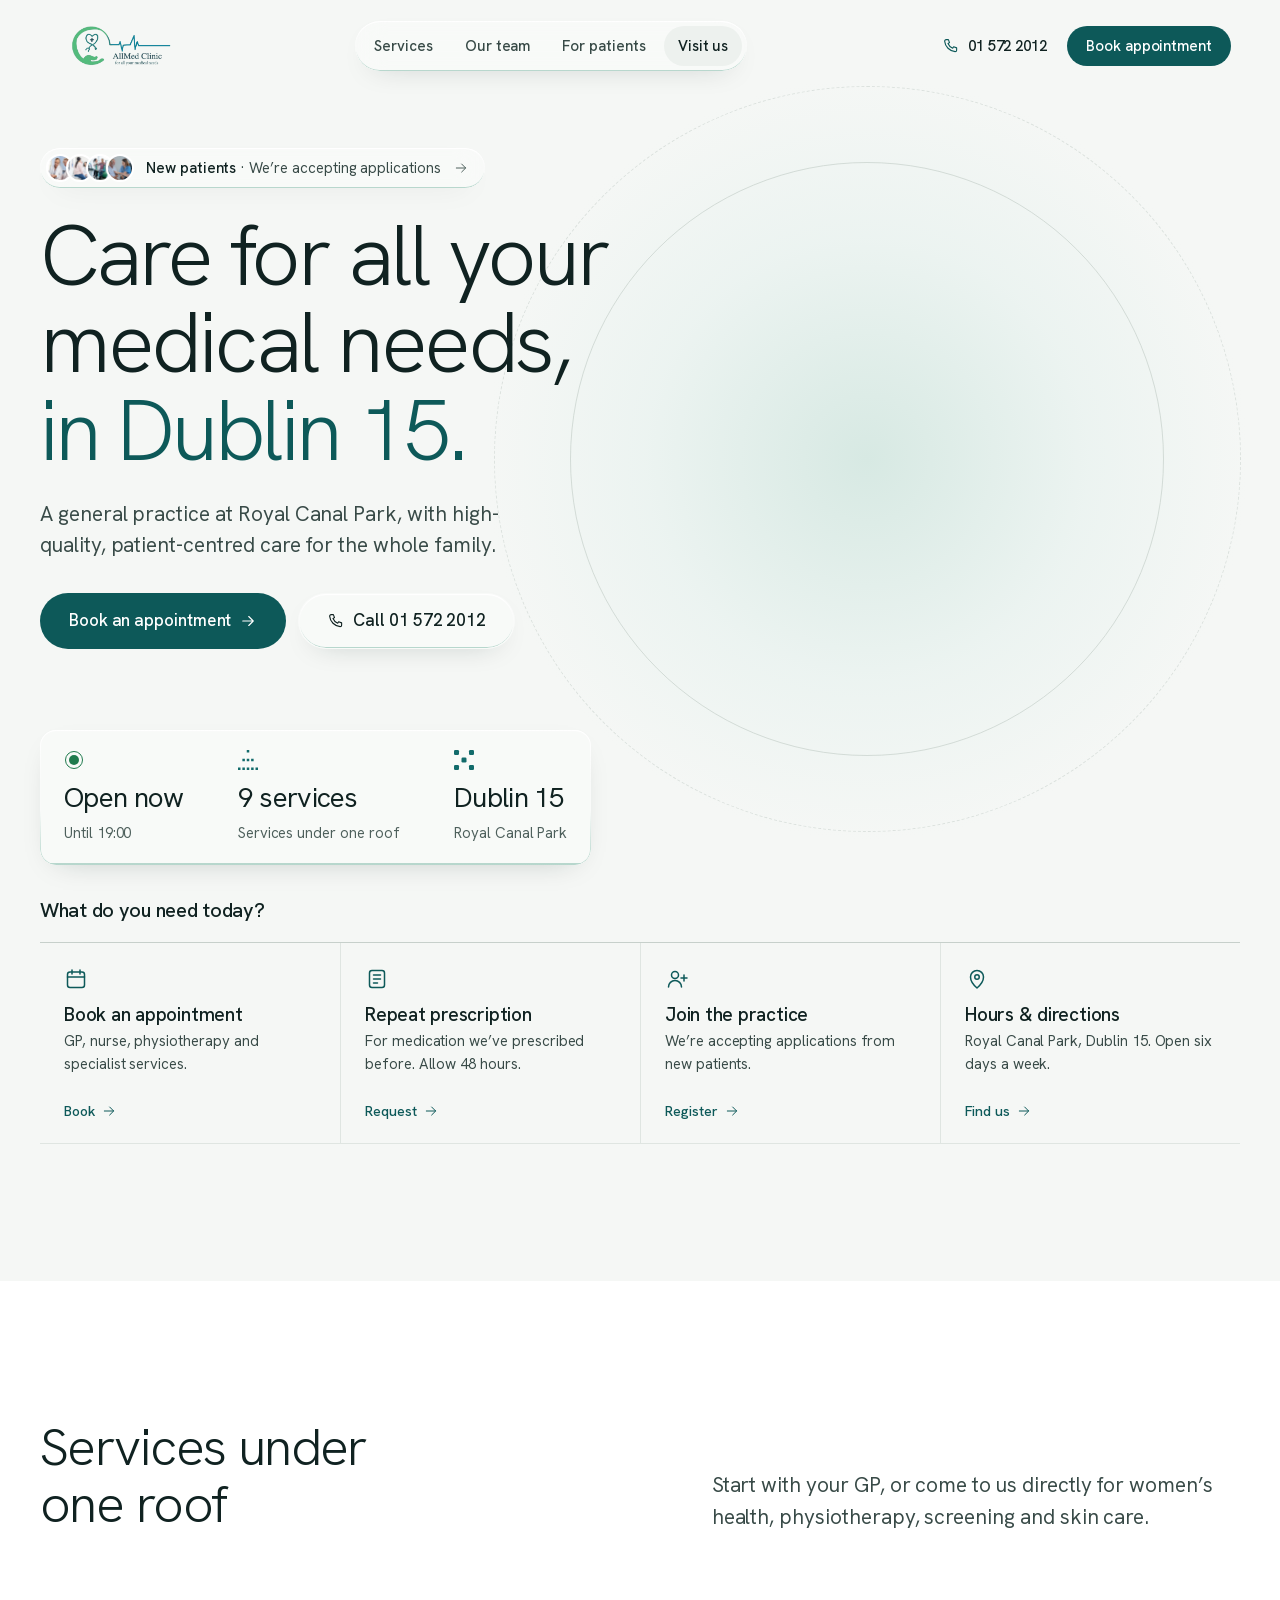
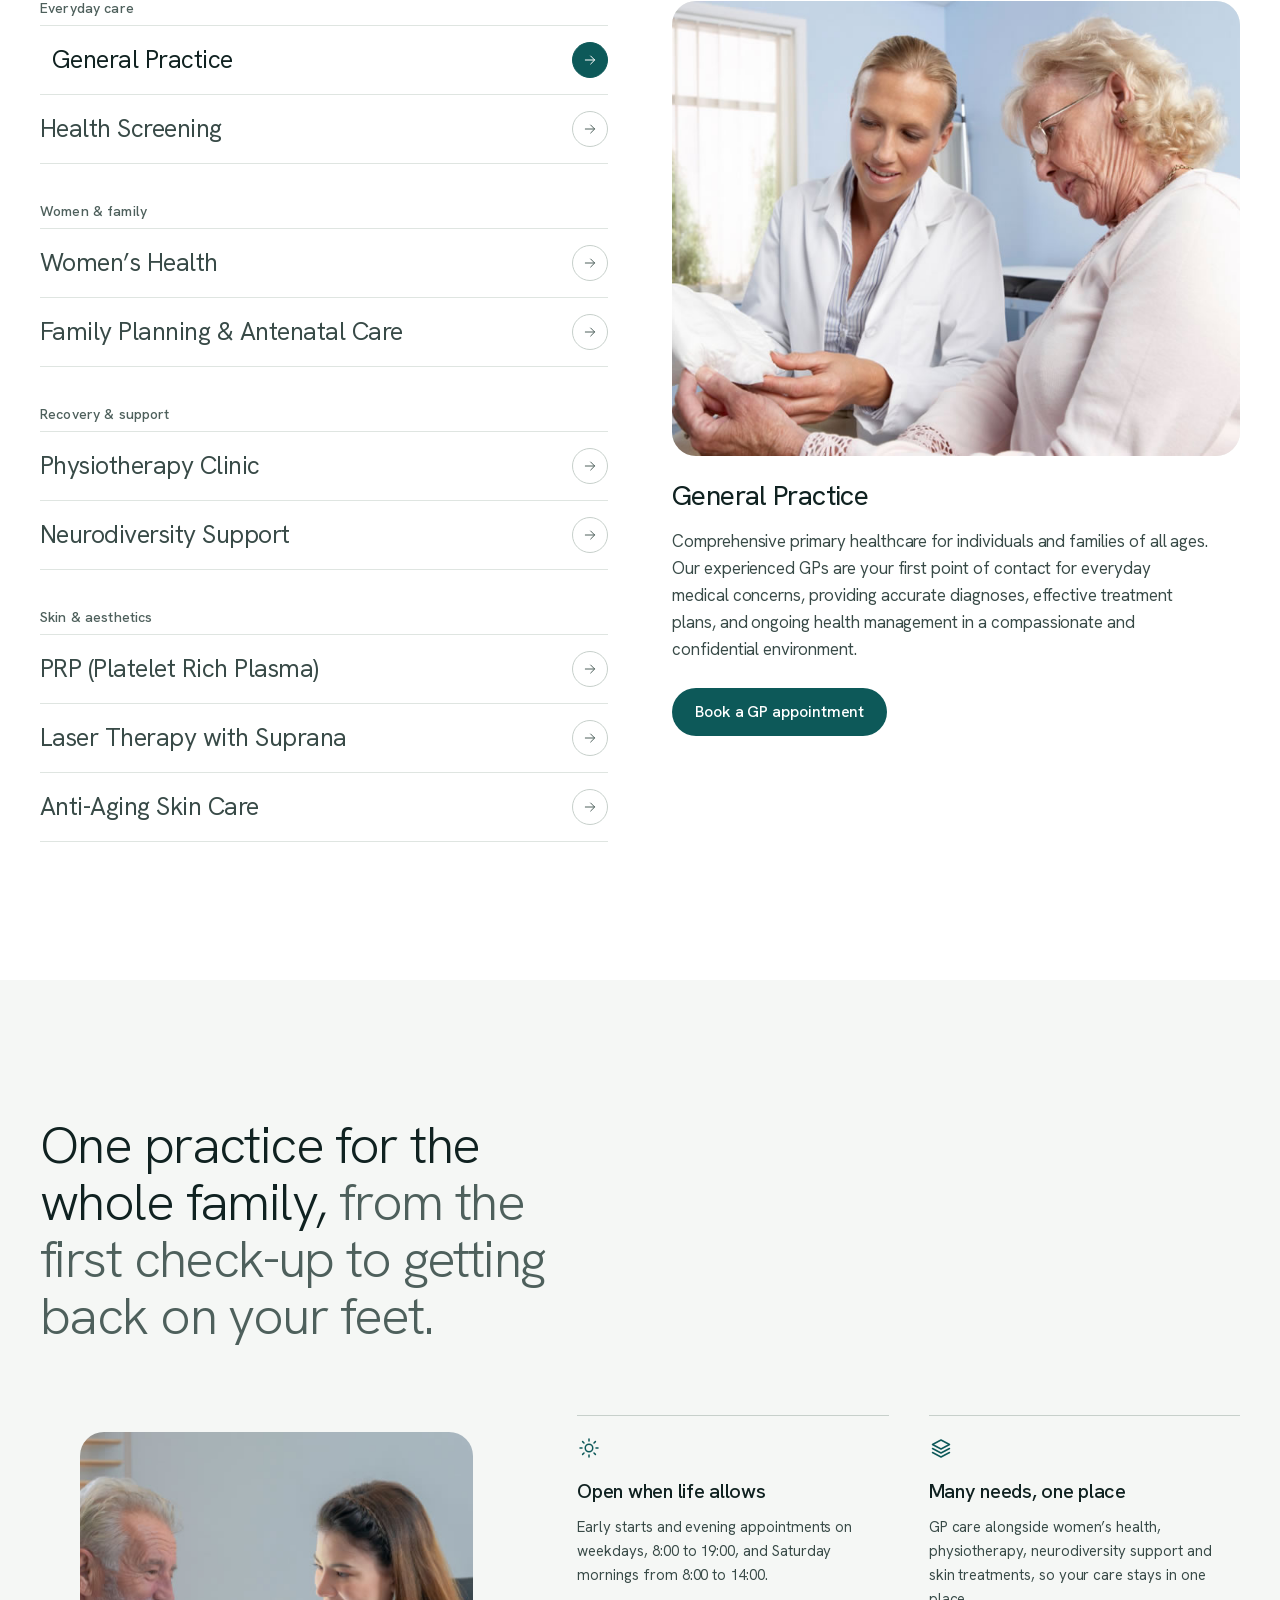
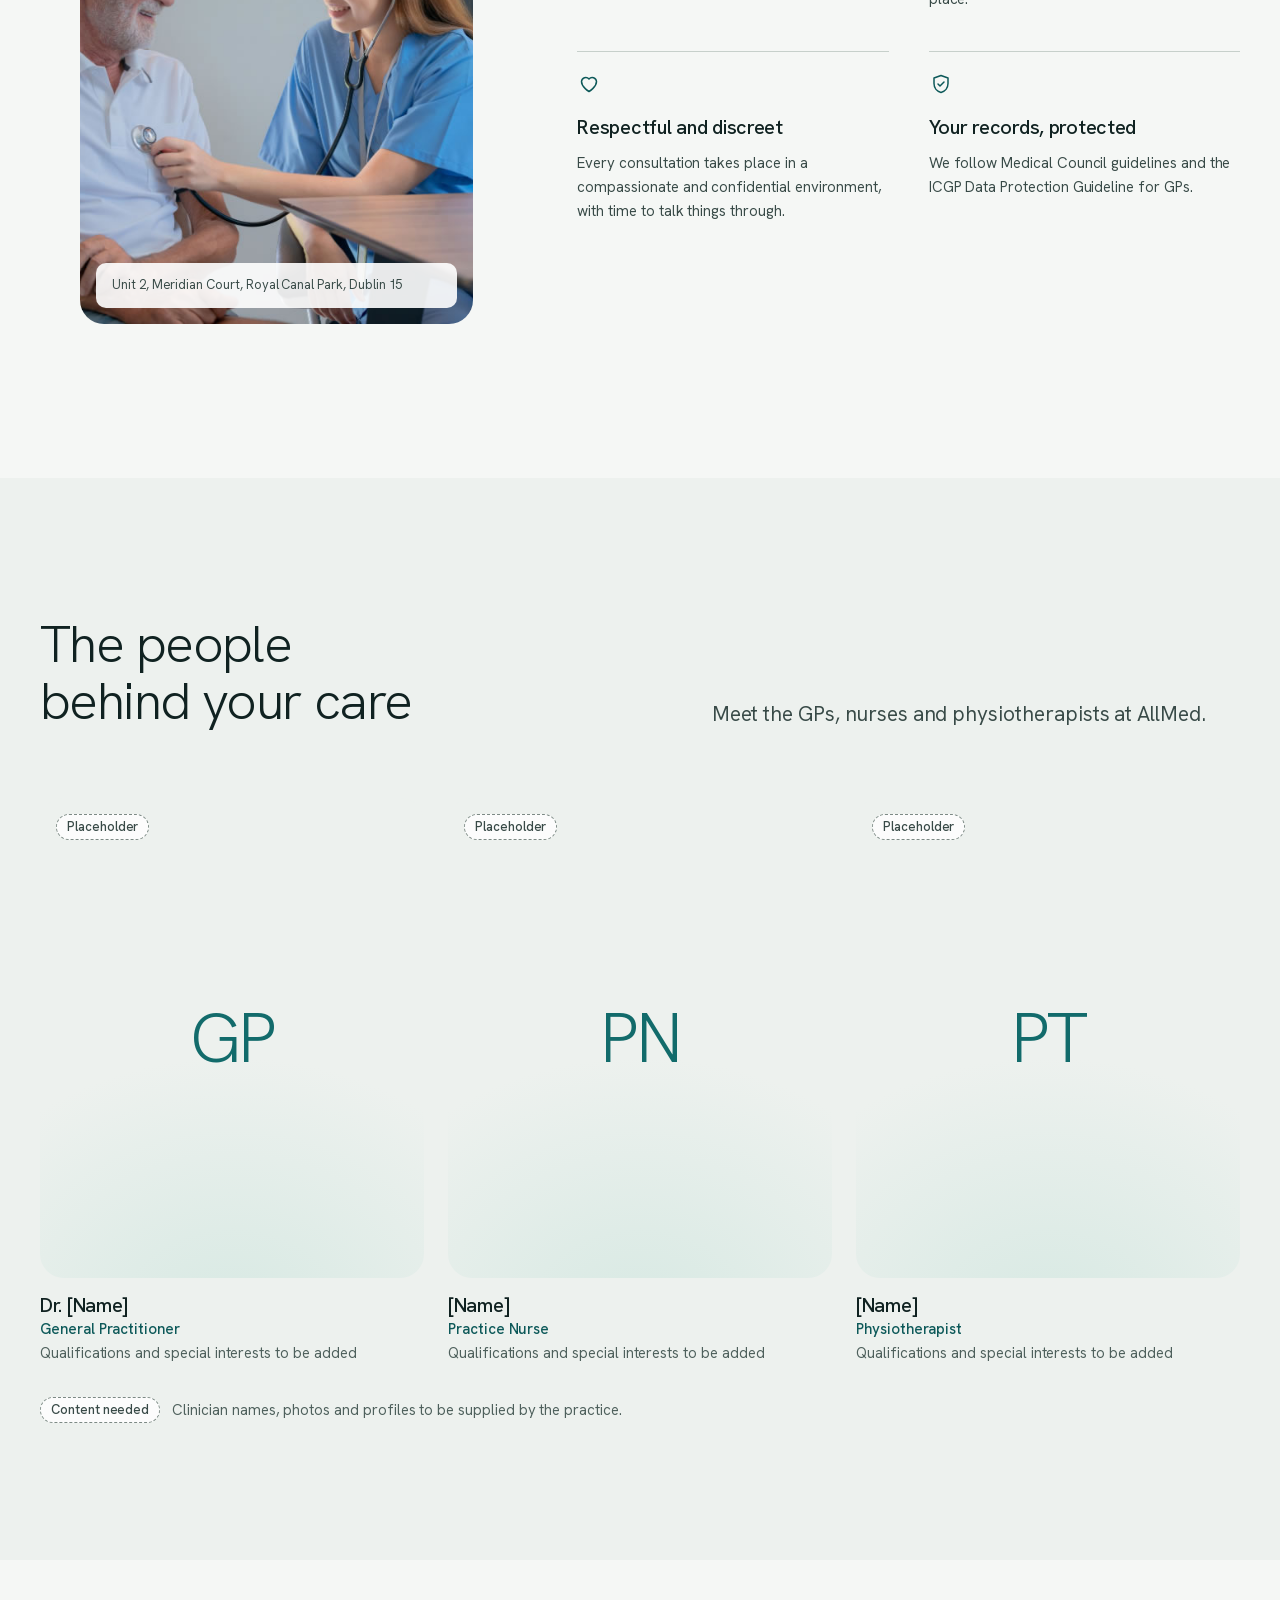
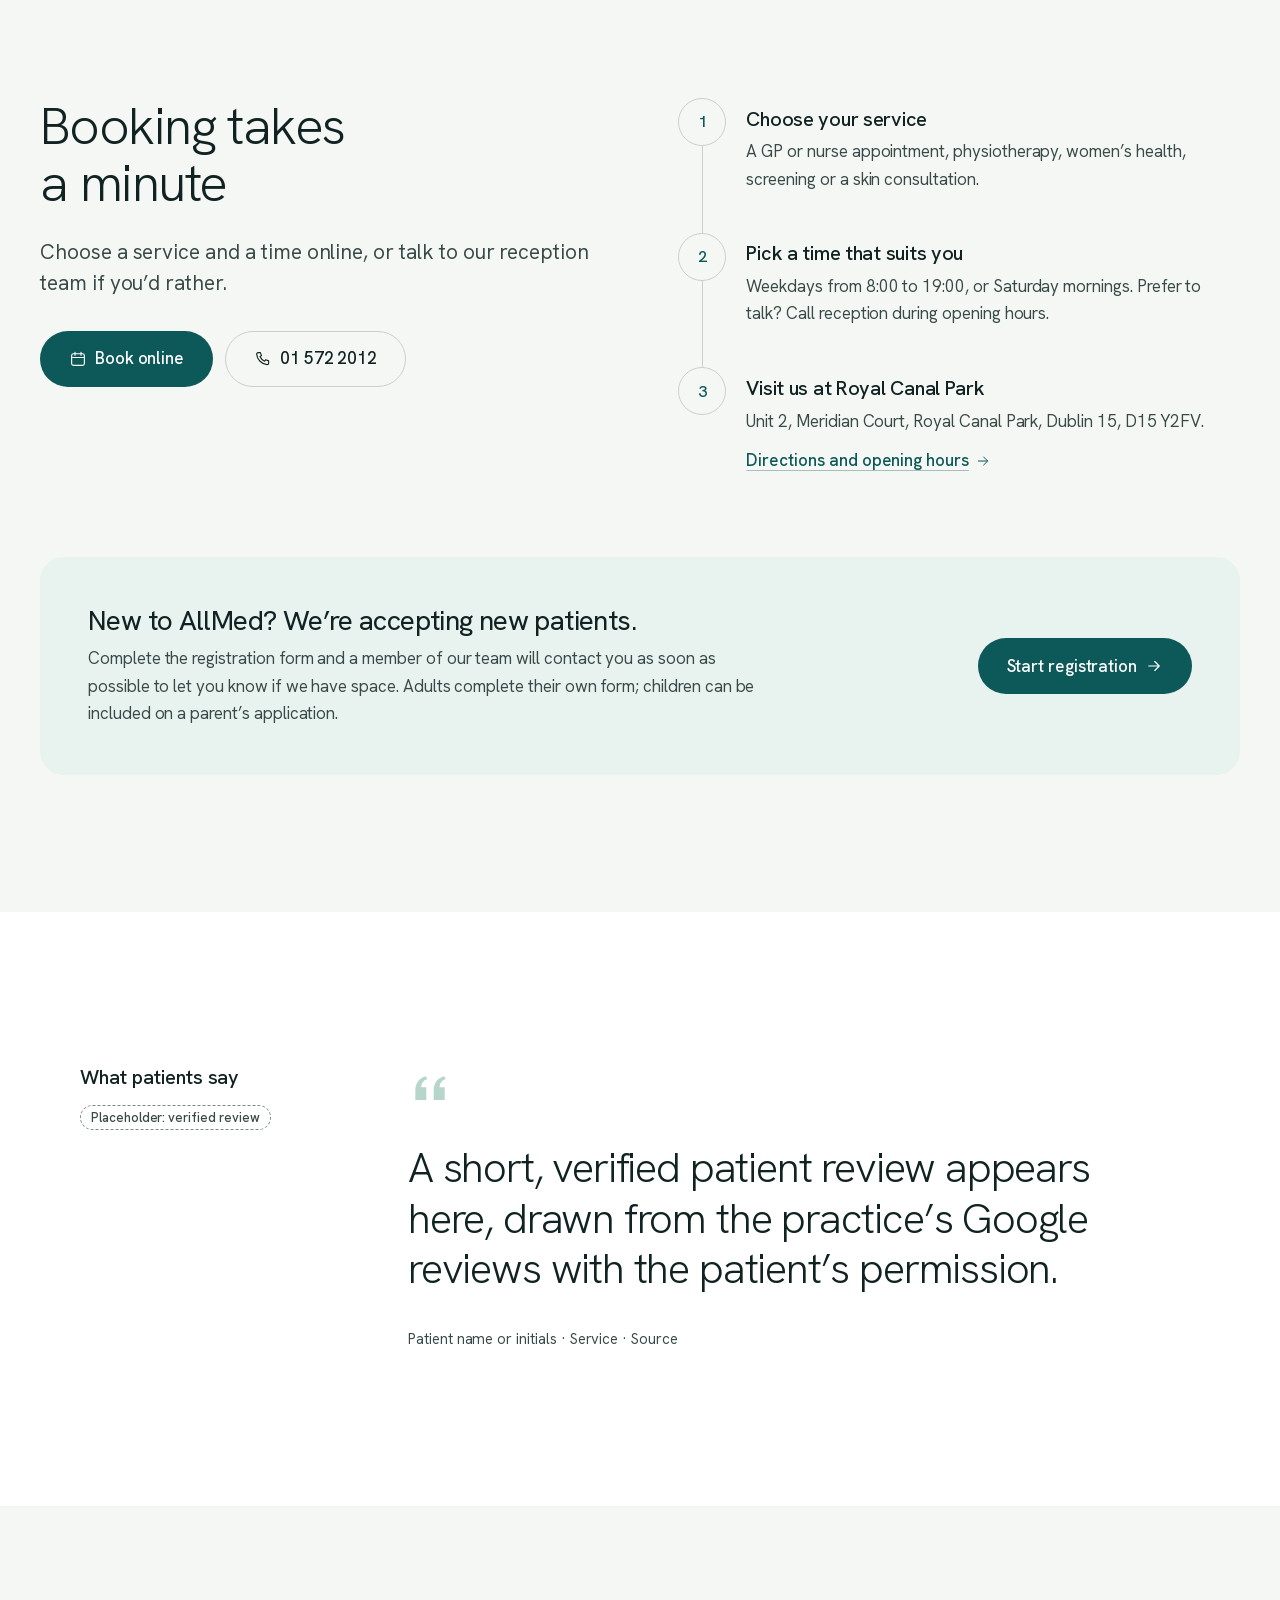
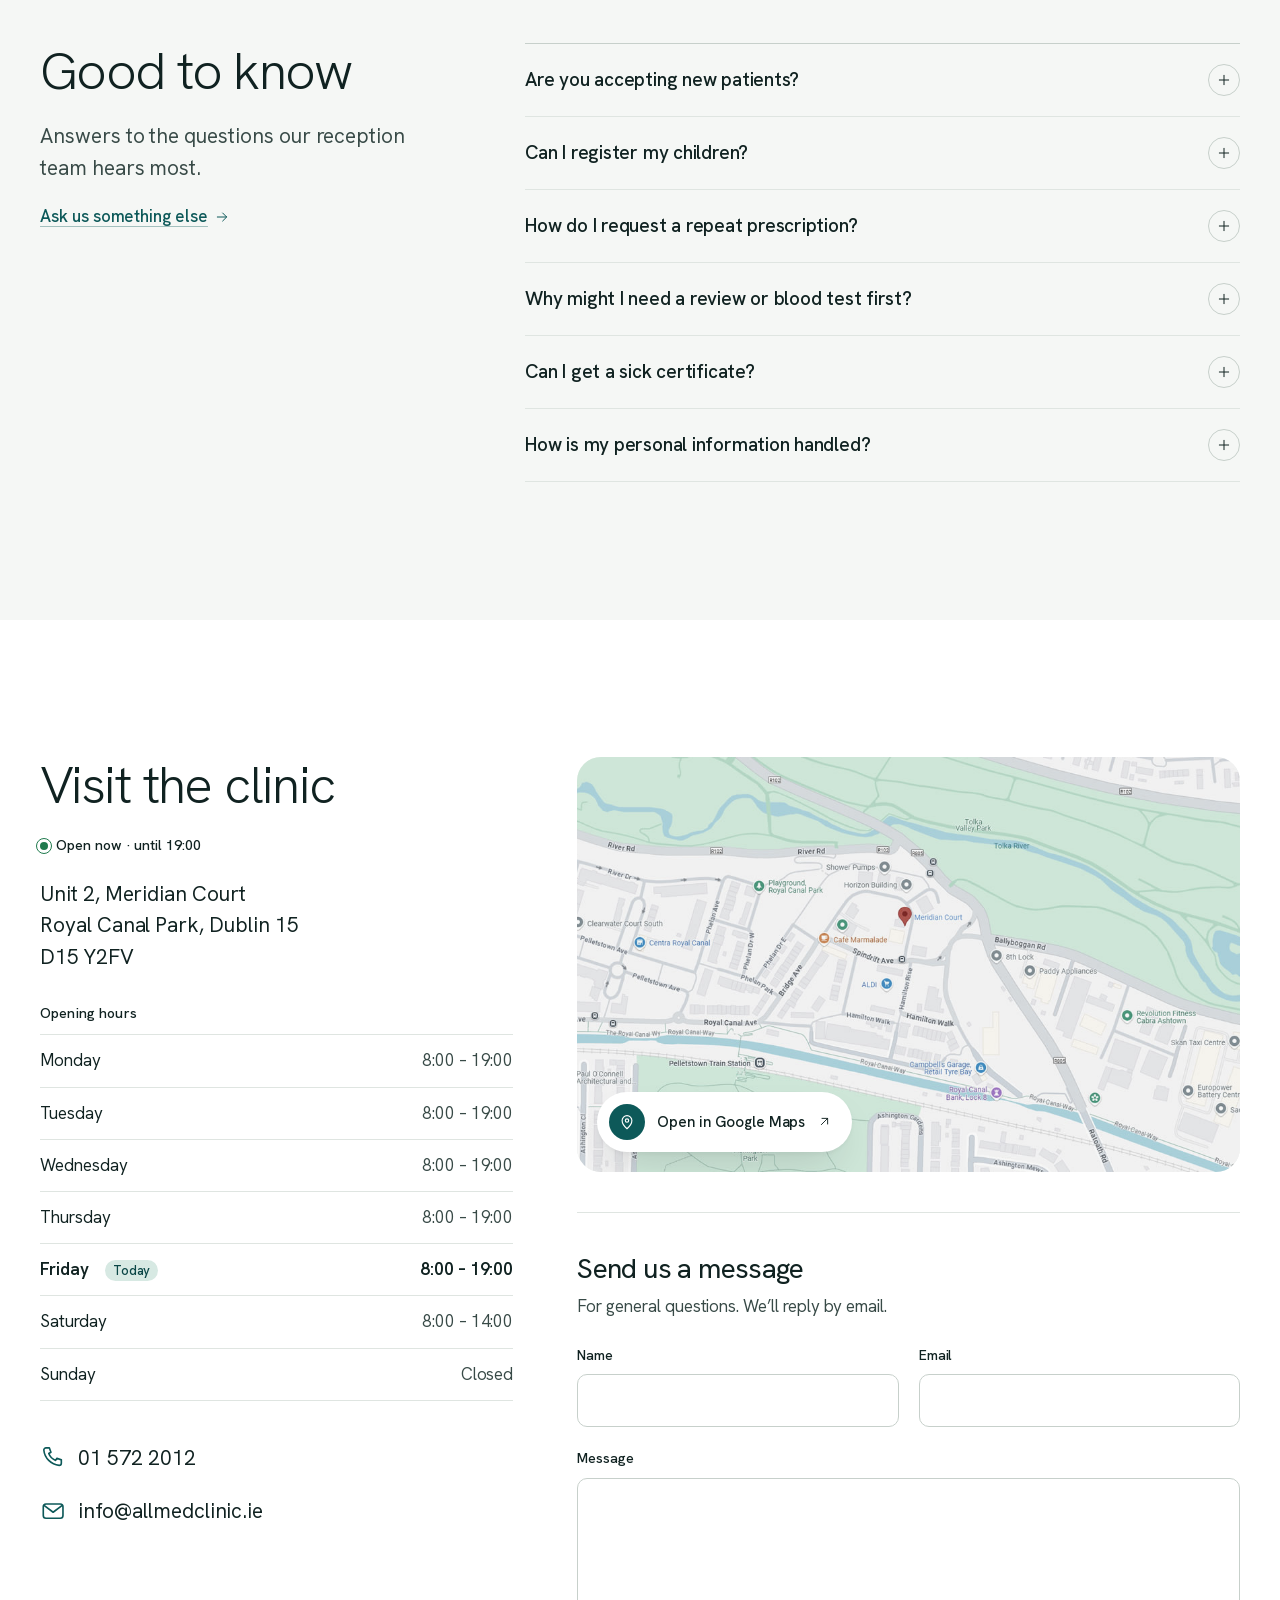
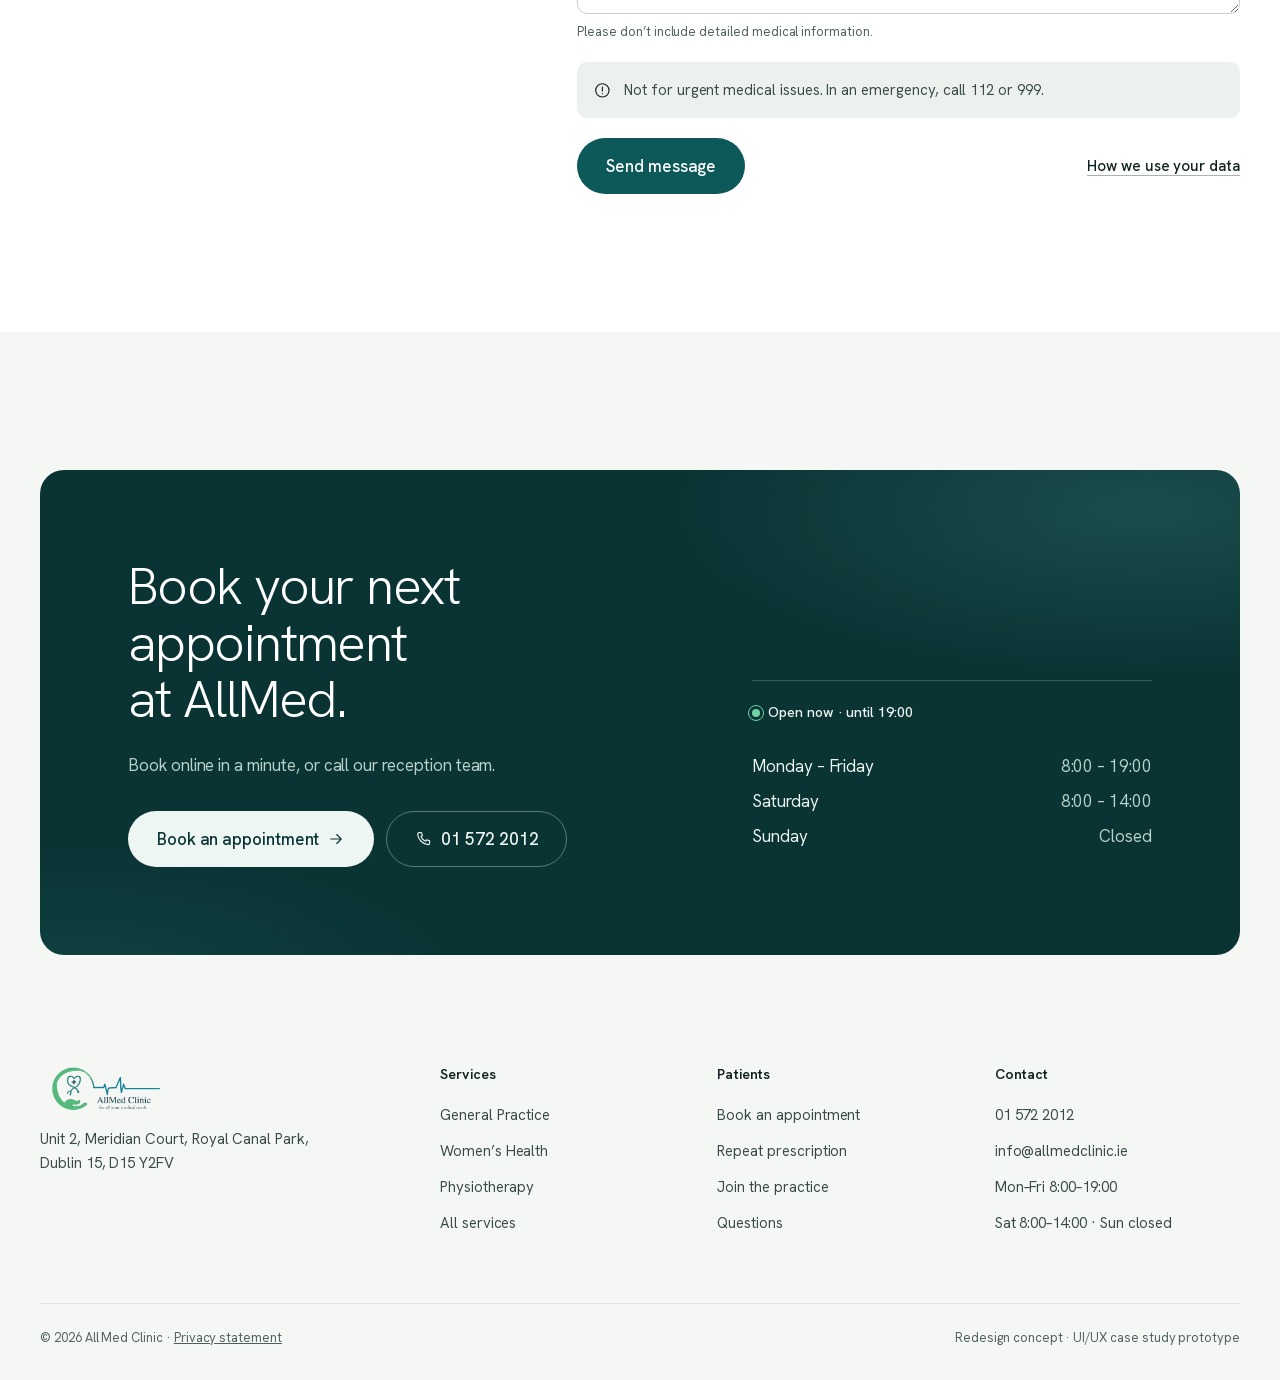
<file: index.html>
<!doctype html>
<html lang="en-IE" data-icons="assets/icons.svg">
<head>
  <meta charset="utf-8">
  <meta name="viewport" content="width=device-width, initial-scale=1, viewport-fit=cover">
  <title>AllMed Clinic · GP & specialist care in Dublin 15</title>
  <meta name="description" content="AllMed Clinic is a general practice at Royal Canal Park, Dublin 15, offering GP care, women's health, physiotherapy, health screening and skin treatments. Open Mon–Fri 8:00–19:00, Sat 8:00–14:00.">
  <meta name="theme-color" content="#f5f7f5">
  <script>document.documentElement.classList.add('js')</script>
  <link rel="preload" href="assets/fonts/hanken-grotesk-latin.woff2" as="font" type="font/woff2" crossorigin>
  <link rel="stylesheet" href="assets/css/main.css">
  <script type="module" src="assets/js/main.js"></script>
</head>
<body class="page-home">
  <a class="skip-link" href="#main">Skip to content</a>

  <!-- ================= Header ================= -->
  <header class="site-header site-header--hero">
    <div class="container">
      <div class="site-header__bar">
        <a class="brand" href="index.html" aria-label="AllMed Clinic, home">
          <img src="assets/img/allmed-logo.png" alt="AllMed Clinic" width="300" height="107">
        </a>
        <nav class="nav" aria-label="Main">
          <ul class="nav__list liquid-glass" role="list">
            <li><a class="nav__link" href="#services">Services</a></li>
            <li><a class="nav__link" href="#team">Our team</a></li>
            <li><a class="nav__link" href="#book">For patients</a></li>
            <li><a class="nav__link" href="#visit">Visit us</a></li>
          </ul>
        </nav>
        <div class="site-header__actions">
          <a class="header-phone" href="tel:+35315722012" aria-label="Call 01 572 2012">
            <svg class="icon" aria-hidden="true"><use href="assets/icons.svg#phone"/></svg><span>01 572 2012</span>
          </a>
          <a class="btn btn--primary btn--sm" href="#book" data-book>Book appointment</a>
          <button class="menu-toggle liquid-glass" type="button" aria-expanded="false" aria-controls="mobile-menu" aria-label="Open menu" data-menu-toggle>
            <svg class="icon icon-open" aria-hidden="true"><use href="assets/icons.svg#menu"/></svg>
            <svg class="icon icon-close" aria-hidden="true"><use href="assets/icons.svg#close"/></svg>
          </button>
        </div>
      </div>
    </div>
  </header>

  <div class="mobile-menu" id="mobile-menu">
    <nav aria-label="Mobile">
      <ul class="mobile-menu__list" role="list">
        <li><a href="#services">Services <svg class="icon" aria-hidden="true"><use href="assets/icons.svg#arrow-right"/></svg></a></li>
        <li><a href="#team">Our team <svg class="icon" aria-hidden="true"><use href="assets/icons.svg#arrow-right"/></svg></a></li>
        <li><a href="#book">For patients <svg class="icon" aria-hidden="true"><use href="assets/icons.svg#arrow-right"/></svg></a></li>
        <li><a href="#visit">Visit us <svg class="icon" aria-hidden="true"><use href="assets/icons.svg#arrow-right"/></svg></a></li>
      </ul>
    </nav>
    <div class="mobile-menu__foot">
      <p class="status" data-status><span class="status__dot" aria-hidden="true"></span><span data-status-text>Mon–Fri 8:00–19:00 · Sat 8:00–14:00</span></p>
      <a class="btn btn--primary btn--lg btn--block" href="#book" data-book>Book an appointment</a>
      <a class="btn btn--secondary btn--lg btn--block" href="tel:+35315722012">
        <svg class="icon" aria-hidden="true"><use href="assets/icons.svg#phone"/></svg>Call 01 572 2012
      </a>
    </div>
  </div>

  <main id="main">
    <!-- ================= Hero ================= -->
    <section class="hero" aria-labelledby="hero-title">
      <div class="hero__visual" aria-hidden="true">
        <div class="hero__halo">
          <span class="hero__ring hero__ring--1"></span>
          <span class="hero__ring hero__ring--2"></span>
        </div>
        <canvas class="hero__canvas" data-hero-3d></canvas>
      </div>

      <div class="container hero__main">
        <div class="hero__copy">
          <a class="hero__badge liquid-glass" href="#new-patients">
            <span class="hero__avatars" aria-hidden="true">
              <img src="assets/img/general_practice-300x200.jpg" alt="" width="28" height="28">
              <img src="assets/img/womens_health-300x200.jpg" alt="" width="28" height="28">
              <img src="assets/img/Physiotherapy-Clinic-300x200.jpg" alt="" width="28" height="28">
              <img src="assets/img/health_screening-300x200.jpg" alt="" width="28" height="28">
            </span>
            <span><strong>New patients</strong> · We’re accepting applications</span>
            <svg class="icon" aria-hidden="true"><use href="assets/icons.svg#arrow-right"/></svg>
          </a>
          <h1 class="hero__title" id="hero-title">Care for all your medical needs, <em>in Dublin&nbsp;15.</em></h1>
          <p class="t-lead hero__lead">A general practice at Royal Canal Park, with high-quality, patient-centred care for the whole family.</p>
          <div class="hero__actions">
            <a class="btn btn--primary btn--lg" href="#book" data-book>
              Book an appointment <svg class="icon icon--nudge" aria-hidden="true"><use href="assets/icons.svg#arrow-right"/></svg>
            </a>
            <a class="btn btn--glass btn--lg liquid-glass" href="tel:+35315722012">
              <svg class="icon" aria-hidden="true"><use href="assets/icons.svg#phone"/></svg>Call 01 572 2012
            </a>
          </div>
        </div>
      </div>

      <div class="container hero__facts">
        <dl class="hero-stats liquid-glass">
          <div class="hero-stat" data-status>
            <span class="hero-stat__icon" aria-hidden="true"><span class="status__dot"></span></span>
            <dt data-status-detail>Mon–Fri 8:00–19:00</dt>
            <dd data-status-label>Opening hours</dd>
          </div>
          <div class="hero-stat">
            <span class="hero-stat__icon" aria-hidden="true">
              <svg viewBox="0 0 20 20" fill="currentColor"><rect x="8.75" y="0" width="2.5" height="2.5"/><rect x="4.375" y="8.75" width="2.5" height="2.5"/><rect x="8.75" y="8.75" width="2.5" height="2.5"/><rect x="13.125" y="8.75" width="2.5" height="2.5"/><rect x="0" y="17.5" width="2.5" height="2.5"/><rect x="4.375" y="17.5" width="2.5" height="2.5"/><rect x="8.75" y="17.5" width="2.5" height="2.5"/><rect x="13.125" y="17.5" width="2.5" height="2.5"/><rect x="17.5" y="17.5" width="2.5" height="2.5"/></svg>
            </span>
            <dt>Services under one roof</dt>
            <dd>9 services</dd>
          </div>
          <div class="hero-stat">
            <span class="hero-stat__icon" aria-hidden="true">
              <svg viewBox="0 0 16 16" fill="currentColor"><rect x="0" y="0" width="4" height="4" rx="1"/><rect x="12" y="0" width="4" height="4" rx="1"/><rect x="6" y="6" width="4" height="4" rx="1"/><rect x="0" y="12" width="4" height="4" rx="1"/><rect x="12" y="12" width="4" height="4" rx="1"/></svg>
            </span>
            <dt>Royal Canal Park</dt>
            <dd>Dublin 15</dd>
          </div>
        </dl>
      </div>
    </section>
    <!-- ================= Patient tasks ================= -->
    <section class="tasks-band" aria-labelledby="tasks-title">
      <div class="container">
        <h2 id="tasks-title">What do you need today?</h2>
        <nav class="tasks" aria-labelledby="tasks-title">
          <a class="task" href="#book" data-book>
            <svg class="task__icon" aria-hidden="true"><use href="assets/icons.svg#calendar"/></svg>
            <div><p class="task__title">Book an appointment</p><p class="task__desc">GP, nurse, physiotherapy and specialist services.</p></div>
            <span class="task__go"><span>Book</span><svg class="icon" aria-hidden="true"><use href="assets/icons.svg#arrow-right"/></svg></span>
          </a>
          <a class="task" href="https://allmedclinic.ie/prescription-request/">
            <svg class="task__icon" aria-hidden="true"><use href="assets/icons.svg#prescription"/></svg>
            <div><p class="task__title">Repeat prescription</p><p class="task__desc">For medication we’ve prescribed before. Allow 48 hours.</p></div>
            <span class="task__go"><span>Request</span><svg class="icon" aria-hidden="true"><use href="assets/icons.svg#arrow-right"/></svg></span>
          </a>
          <a class="task" href="#new-patients">
            <svg class="task__icon" aria-hidden="true"><use href="assets/icons.svg#user-plus"/></svg>
            <div><p class="task__title">Join the practice</p><p class="task__desc">We’re accepting applications from new patients.</p></div>
            <span class="task__go"><span>Register</span><svg class="icon" aria-hidden="true"><use href="assets/icons.svg#arrow-right"/></svg></span>
          </a>
          <a class="task" href="#visit">
            <svg class="task__icon" aria-hidden="true"><use href="assets/icons.svg#pin"/></svg>
            <div><p class="task__title">Hours &amp; directions</p><p class="task__desc">Royal Canal Park, Dublin 15. Open six days a week.</p></div>
            <span class="task__go"><span>Find us</span><svg class="icon" aria-hidden="true"><use href="assets/icons.svg#arrow-right"/></svg></span>
          </a>
        </nav>
      </div>
    </section>

    <!-- ================= Services ================= -->
    <section class="section section--surface" id="services" aria-labelledby="services-title">
      <div class="container">
        <header class="section-head" data-reveal>
          <h2 id="services-title">Services under one roof</h2>
          <div class="section-head__aside">
            <p class="t-lead">Start with your GP, or come to us directly for women’s health, physiotherapy, screening and skin care.</p>
          </div>
        </header>

        <div class="svc" data-services>
          <div class="svc__list">
            <div class="svc__group">
              <h3 class="svc__group-title">Everyday care</h3>
              <ul role="list">
                <li class="svc__item">
                  <button class="svc__trigger" type="button" aria-expanded="true" aria-controls="svc-gp" data-service="general-practice">
                    <span class="svc__name">General Practice</span>
                    <span class="svc__marker" aria-hidden="true"><svg class="icon"><use href="assets/icons.svg#arrow-right"/></svg></span>
                  </button>
                  <div class="svc__detail" id="svc-gp"><div><div class="svc__detail-inner">
                    <img src="assets/img/general_practice.jpg" alt="A GP consultation with an older patient" width="896" height="596" loading="lazy">
                    <p>Comprehensive primary healthcare for individuals and families of all ages. Our experienced GPs are your first point of contact for everyday medical concerns, providing accurate diagnoses, effective treatment plans, and ongoing health management in a compassionate and confidential environment.</p>
                    <div class="svc__actions"><a class="btn btn--primary" href="#book" data-book>Book a GP appointment</a></div>
                  </div></div></div>
                </li>
                <li class="svc__item">
                  <button class="svc__trigger" type="button" aria-expanded="false" aria-controls="svc-screening" data-service="health-screening">
                    <span class="svc__name">Health Screening</span>
                    <span class="svc__marker" aria-hidden="true"><svg class="icon"><use href="assets/icons.svg#arrow-right"/></svg></span>
                  </button>
                  <div class="svc__detail" id="svc-screening"><div><div class="svc__detail-inner">
                    <img src="assets/img/health_screening.jpg" alt="A doctor checking a patient’s blood pressure" width="896" height="596" loading="lazy">
                    <p>Screening helps detect potential health issues before they become serious. We offer tailored screening packages to assess cardiovascular risk, diabetes, cancers and other chronic conditions, so you can act early.</p>
                    <div class="svc__actions"><a class="btn btn--primary" href="#book" data-book>Book a screening</a></div>
                  </div></div></div>
                </li>
              </ul>
            </div>

            <div class="svc__group">
              <h3 class="svc__group-title">Women &amp; family</h3>
              <ul role="list">
                <li class="svc__item">
                  <button class="svc__trigger" type="button" aria-expanded="false" aria-controls="svc-womens" data-service="womens-health">
                    <span class="svc__name">Women’s Health</span>
                    <span class="svc__marker" aria-hidden="true"><svg class="icon"><use href="assets/icons.svg#arrow-right"/></svg></span>
                  </button>
                  <div class="svc__detail" id="svc-womens"><div><div class="svc__detail-inner">
                    <img src="assets/img/womens_health.jpg" alt="A doctor in conversation with a female patient" width="896" height="596" loading="lazy">
                    <p>Specialised care for women at every stage of life, covering menstrual health, hormonal concerns, menopause support, breast health and pelvic health, with a respectful, supportive and discreet approach.</p>
                    <div class="svc__actions">
                      <a class="btn btn--primary" href="#book" data-book>Book an appointment</a>
                      <a class="link" href="services/womens-health.html">About women’s health <svg class="icon" aria-hidden="true"><use href="assets/icons.svg#arrow-right"/></svg></a>
                    </div>
                  </div></div></div>
                </li>
                <li class="svc__item">
                  <button class="svc__trigger" type="button" aria-expanded="false" aria-controls="svc-family" data-service="family-planning">
                    <span class="svc__name">Family Planning &amp; Antenatal Care</span>
                    <span class="svc__marker" aria-hidden="true"><svg class="icon"><use href="assets/icons.svg#arrow-right"/></svg></span>
                  </button>
                  <div class="svc__detail" id="svc-family"><div><div class="svc__detail-inner">
                    <img src="assets/img/family_planning.jpg" alt="Hands forming a circle around paper cut-out family figures" width="896" height="596" loading="lazy">
                    <p>Contraceptive advice, fertility guidance and pregnancy planning for individuals and couples. During pregnancy, our antenatal care provides continuous monitoring, education and support for a healthy pregnancy.</p>
                    <div class="svc__actions"><a class="btn btn--primary" href="#book" data-book>Book an appointment</a></div>
                  </div></div></div>
                </li>
              </ul>
            </div>

            <div class="svc__group">
              <h3 class="svc__group-title">Recovery &amp; support</h3>
              <ul role="list">
                <li class="svc__item">
                  <button class="svc__trigger" type="button" aria-expanded="false" aria-controls="svc-physio" data-service="physiotherapy">
                    <span class="svc__name">Physiotherapy Clinic</span>
                    <span class="svc__marker" aria-hidden="true"><svg class="icon"><use href="assets/icons.svg#arrow-right"/></svg></span>
                  </button>
                  <div class="svc__detail" id="svc-physio"><div><div class="svc__detail-inner">
                    <img src="assets/img/Physiotherapy-Clinic.jpg" alt="A physiotherapist guiding a patient through an exercise" width="896" height="596" loading="lazy">
                    <p>Personalised rehabilitation and injury prevention. Whether you’re recovering from surgery, managing chronic pain or improving mobility, our physiotherapists use evidence-based techniques to restore strength, function and confidence.</p>
                    <div class="svc__actions"><a class="btn btn--primary" href="#book" data-book>Book physiotherapy</a></div>
                  </div></div></div>
                </li>
                <li class="svc__item">
                  <button class="svc__trigger" type="button" aria-expanded="false" aria-controls="svc-neuro" data-service="neurodiversity">
                    <span class="svc__name">Neurodiversity Support</span>
                    <span class="svc__marker" aria-hidden="true"><svg class="icon"><use href="assets/icons.svg#arrow-right"/></svg></span>
                  </button>
                  <div class="svc__detail" id="svc-neuro"><div><div class="svc__detail-inner">
                    <img src="assets/img/Neurodiversity-Support.jpg" alt="Children drawing together at a table" width="896" height="596" loading="lazy">
                    <p>Inclusive, tailored support for neurodivergent people, including those with autism, ADHD and learning differences. We offer assessments, therapy and guidance in a respectful environment that focuses on strengths.</p>
                    <div class="svc__actions"><a class="btn btn--primary" href="#book" data-book>Book an appointment</a></div>
                  </div></div></div>
                </li>
              </ul>
            </div>

            <div class="svc__group">
              <h3 class="svc__group-title">Skin &amp; aesthetics</h3>
              <ul role="list">
                <li class="svc__item">
                  <button class="svc__trigger" type="button" aria-expanded="false" aria-controls="svc-prp" data-service="prp">
                    <span class="svc__name">PRP (Platelet Rich Plasma)</span>
                    <span class="svc__marker" aria-hidden="true"><svg class="icon"><use href="assets/icons.svg#arrow-right"/></svg></span>
                  </button>
                  <div class="svc__detail" id="svc-prp"><div><div class="svc__detail-inner">
                    <img src="assets/img/prp.jpg" alt="A woman relaxing during a scalp treatment" width="523" height="659" loading="lazy">
                    <p>PRP uses concentrated platelets from your own blood to promote tissue regeneration. We use it to treat hair thinning, joint pain and skin ageing: a non-surgical option with minimal downtime.</p>
                    <div class="svc__actions"><a class="btn btn--primary" href="#book" data-book>Book a consultation</a></div>
                  </div></div></div>
                </li>
                <li class="svc__item">
                  <button class="svc__trigger" type="button" aria-expanded="false" aria-controls="svc-laser" data-service="laser">
                    <span class="svc__name">Laser Therapy with Suprana</span>
                    <span class="svc__marker" aria-hidden="true"><svg class="icon"><use href="assets/icons.svg#arrow-right"/></svg></span>
                  </button>
                  <div class="svc__detail" id="svc-laser"><div><div class="svc__detail-inner">
                    <img src="assets/img/Laser-Therapy-with-Suprana.jpg" alt="A laser skin treatment in progress" width="896" height="596" loading="lazy">
                    <p>Suprana laser technology for skin rejuvenation, pigmentation, acne scars and hair removal. A non-invasive treatment with minimal discomfort and downtime, delivered by our certified professionals.</p>
                    <div class="svc__actions"><a class="btn btn--primary" href="#book" data-book>Book a consultation</a></div>
                  </div></div></div>
                </li>
                <li class="svc__item">
                  <button class="svc__trigger" type="button" aria-expanded="false" aria-controls="svc-skin" data-service="anti-aging">
                    <span class="svc__name">Anti-Aging Skin Care</span>
                    <span class="svc__marker" aria-hidden="true"><svg class="icon"><use href="assets/icons.svg#arrow-right"/></svg></span>
                  </button>
                  <div class="svc__detail" id="svc-skin"><div><div class="svc__detail-inner">
                    <img src="assets/img/Anti-Aging-Skin-Care.jpg" alt="A facial skin treatment" width="896" height="596" loading="lazy">
                    <p>Clinically backed anti-aging treatments tailored to your skin type and goals, from advanced facials and serums to injectable therapies that reduce fine lines and improve skin texture.</p>
                    <div class="svc__actions"><a class="btn btn--primary" href="#book" data-book>Book a consultation</a></div>
                  </div></div></div>
                </li>
              </ul>
            </div>
          </div>

          <div class="svc__panel" aria-live="polite">
            <div class="svc__figure"><img src="assets/img/general_practice.jpg" alt="" width="896" height="596"></div>
            <div class="svc__body" data-panel-body></div>
          </div>
        </div>
      </div>
    </section>

    <!-- ================= Why AllMed ================= -->
    <section class="section" id="about" aria-labelledby="why-title">
      <div class="container">
        <h2 class="visually-hidden" id="why-title">Why AllMed</h2>
        <p class="why__statement" data-reveal>One practice for the whole family, <span>from the first check-up to getting back on your feet.</span></p>
        <div class="why__grid">
          <figure class="why__photo" data-reveal>
            <img src="assets/img/health_screening.jpg" alt="A doctor checking a patient’s blood pressure" width="896" height="596" loading="lazy">
            <figcaption>Unit 2, Meridian Court, Royal Canal Park, Dublin 15</figcaption>
          </figure>
          <div class="points">
            <div class="point" data-reveal>
              <svg class="point__icon" aria-hidden="true"><use href="assets/icons.svg#sun"/></svg>
              <h3>Open when life allows</h3>
              <p>Early starts and evening appointments on weekdays, 8:00 to 19:00, and Saturday mornings from 8:00 to 14:00.</p>
            </div>
            <div class="point" data-reveal style="--reveal-delay: 80ms">
              <svg class="point__icon" aria-hidden="true"><use href="assets/icons.svg#layers"/></svg>
              <h3>Many needs, one place</h3>
              <p>GP care alongside women’s health, physiotherapy, neurodiversity support and skin treatments, so your care stays in one place.</p>
            </div>
            <div class="point" data-reveal>
              <svg class="point__icon" aria-hidden="true"><use href="assets/icons.svg#heart"/></svg>
              <h3>Respectful and discreet</h3>
              <p>Every consultation takes place in a compassionate and confidential environment, with time to talk things through.</p>
            </div>
            <div class="point" data-reveal style="--reveal-delay: 80ms">
              <svg class="point__icon" aria-hidden="true"><use href="assets/icons.svg#shield"/></svg>
              <h3>Your records, protected</h3>
              <p>We follow Medical Council guidelines and the ICGP Data Protection Guideline for GPs.</p>
            </div>
          </div>
        </div>
      </div>
    </section>

    <!-- ================= Team ================= -->
    <section class="section section--sunken" id="team" aria-labelledby="team-title">
      <div class="container">
        <header class="section-head" data-reveal>
          <h2 id="team-title">The people behind your care</h2>
          <div class="section-head__aside">
            <p class="t-lead">Meet the GPs, nurses and physiotherapists at AllMed.</p>
          </div>
        </header>
        <ul class="team" role="list">
          <li class="team-card" data-reveal>
            <div class="team-card__portrait">
              <span class="placeholder-tag">Placeholder</span>
              <span class="team-card__initials" aria-hidden="true">GP</span>
            </div>
            <div>
              <h3 class="team-card__name">Dr. [Name]</h3>
              <p class="team-card__role">General Practitioner</p>
              <p class="team-card__meta">Qualifications and special interests to be added</p>
            </div>
          </li>
          <li class="team-card" data-reveal style="--reveal-delay: 80ms">
            <div class="team-card__portrait">
              <span class="placeholder-tag">Placeholder</span>
              <span class="team-card__initials" aria-hidden="true">PN</span>
            </div>
            <div>
              <h3 class="team-card__name">[Name]</h3>
              <p class="team-card__role">Practice Nurse</p>
              <p class="team-card__meta">Qualifications and special interests to be added</p>
            </div>
          </li>
          <li class="team-card" data-reveal style="--reveal-delay: 160ms">
            <div class="team-card__portrait">
              <span class="placeholder-tag">Placeholder</span>
              <span class="team-card__initials" aria-hidden="true">PT</span>
            </div>
            <div>
              <h3 class="team-card__name">[Name]</h3>
              <p class="team-card__role">Physiotherapist</p>
              <p class="team-card__meta">Qualifications and special interests to be added</p>
            </div>
          </li>
        </ul>
        <p class="team-note"><span class="placeholder-tag">Content needed</span> Clinician names, photos and profiles to be supplied by the practice.</p>
      </div>
    </section>

    <!-- ================= Booking ================= -->
    <section class="section" id="book" aria-labelledby="book-title">
      <div class="container">
        <div class="booking__grid">
          <div class="booking__intro" data-reveal>
            <h2 id="book-title">Booking takes a minute</h2>
            <p class="t-lead">Choose a service and a time online, or talk to our reception team if you’d rather.</p>
            <div class="booking__actions">
              <a class="btn btn--primary btn--lg" href="#book" data-book data-book-online>
                <svg class="icon" aria-hidden="true"><use href="assets/icons.svg#calendar"/></svg>Book online
              </a>
              <a class="btn btn--secondary btn--lg" href="tel:+35315722012">
                <svg class="icon" aria-hidden="true"><use href="assets/icons.svg#phone"/></svg>01 572 2012
              </a>
            </div>
          </div>
          <ol class="steps" role="list">
            <li class="step" data-reveal>
              <div class="step__body">
                <h3>Choose your service</h3>
                <p>A GP or nurse appointment, physiotherapy, women’s health, screening or a skin consultation.</p>
              </div>
            </li>
            <li class="step" data-reveal>
              <div class="step__body">
                <h3>Pick a time that suits you</h3>
                <p>Weekdays from 8:00 to 19:00, or Saturday mornings. Prefer to talk? Call reception during opening hours.</p>
              </div>
            </li>
            <li class="step" data-reveal>
              <div class="step__body">
                <h3>Visit us at Royal Canal Park</h3>
                <p>Unit 2, Meridian Court, Royal Canal Park, Dublin 15, D15 Y2FV.</p>
                <a class="link" href="#visit">Directions and opening hours <svg class="icon" aria-hidden="true"><use href="assets/icons.svg#arrow-right"/></svg></a>
              </div>
            </li>
          </ol>
        </div>

        <div class="new-patients" id="new-patients" data-reveal>
          <div>
            <h3>New to AllMed? We’re accepting new patients.</h3>
            <p>Complete the registration form and a member of our team will contact you as soon as possible to let you know if we have space. Adults complete their own form; children can be included on a parent’s application.</p>
          </div>
          <a class="btn btn--primary btn--lg" href="https://allmedclinic.ie/join-the-practice/">
            Start registration <svg class="icon icon--nudge" aria-hidden="true"><use href="assets/icons.svg#arrow-right"/></svg>
          </a>
        </div>
      </div>
    </section>

    <!-- ================= Testimonial ================= -->
    <section class="section section--surface" aria-labelledby="reviews-title">
      <div class="container">
        <figure class="testimonial" data-reveal>
          <div class="testimonial__aside">
            <h2 class="t-h4" id="reviews-title">What patients say</h2>
            <span class="placeholder-tag">Placeholder: verified review</span>
          </div>
          <blockquote>
            <svg class="testimonial__mark" aria-hidden="true"><use href="assets/icons.svg#quote"/></svg>
            <p>A short, verified patient review appears here, drawn from the practice’s Google reviews with the patient’s permission.</p>
            <p class="testimonial__cite">Patient name or initials · Service · Source</p>
          </blockquote>
        </figure>
      </div>
    </section>

    <!-- ================= FAQ ================= -->
    <section class="section" id="faq" aria-labelledby="faq-title">
      <div class="container faq-layout">
        <div class="faq-layout__intro" data-reveal>
          <h2 id="faq-title">Good to know</h2>
          <p class="t-lead">Answers to the questions our reception team hears most.</p>
          <a class="link" href="#visit">Ask us something else <svg class="icon" aria-hidden="true"><use href="assets/icons.svg#arrow-right"/></svg></a>
        </div>
        <div class="faq">
          <details class="faq__item" name="faq">
            <summary>Are you accepting new patients?<span class="faq__icon" aria-hidden="true"><svg class="icon"><use href="assets/icons.svg#plus"/></svg></span></summary>
            <div class="faq__answer"><p>Yes, we’re currently accepting applications. Complete the online registration form and a member of our team will contact you as soon as possible to let you know if we have space on our list. Submitting the form doesn’t guarantee acceptance.</p></div>
          </details>
          <details class="faq__item" name="faq">
            <summary>Can I register my children?<span class="faq__icon" aria-hidden="true"><svg class="icon"><use href="assets/icons.svg#plus"/></svg></span></summary>
            <div class="faq__answer"><p>Children can be included on a parent’s application. Adults need to complete their own separate form.</p></div>
          </details>
          <details class="faq__item" name="faq">
            <summary>How do I request a repeat prescription?<span class="faq__icon" aria-hidden="true"><svg class="icon"><use href="assets/icons.svg#plus"/></svg></span></summary>
            <div class="faq__answer">
              <p>Use our online prescription request for medication we’ve prescribed before. Please allow at least 48 hours, or 72 hours if you request on a Friday. Once approved, we send it to your nominated pharmacy.</p>
              <p>New medication, changes or other clinical questions need a GP review. <a class="link" href="https://allmedclinic.ie/prescription-request/">Request a prescription</a></p>
            </div>
          </details>
          <details class="faq__item" name="faq">
            <summary>Why might I need a review or blood test first?<span class="faq__icon" aria-hidden="true"><svg class="icon"><use href="assets/icons.svg#plus"/></svg></span></summary>
            <div class="faq__answer"><p>For your safety, some medication needs more frequent review or blood monitoring. This may mean a GP or nurse appointment before your prescription is renewed.</p></div>
          </details>
          <details class="faq__item" name="faq">
            <summary>Can I get a sick certificate?<span class="faq__icon" aria-hidden="true"><svg class="icon"><use href="assets/icons.svg#plus"/></svg></span></summary>
            <div class="faq__answer"><p>Sickness certificates are prepared by our team, then checked and signed by your GP. Call reception to arrange one.</p></div>
          </details>
          <details class="faq__item" name="faq">
            <summary>How is my personal information handled?<span class="faq__icon" aria-hidden="true"><svg class="icon"><use href="assets/icons.svg#plus"/></svg></span></summary>
            <div class="faq__answer"><p>We follow Medical Council guidelines and have signed up to the ICGP Data Protection Guideline for GPs. We only collect what’s needed for your care and keep it secure. <a class="link" href="https://allmedclinic.ie/privacy-policy/">Read our privacy statement</a></p></div>
          </details>
        </div>
      </div>
    </section>

    <!-- ================= Visit ================= -->
    <section class="section section--surface" id="visit" aria-labelledby="visit-title">
      <div class="container visit">
        <div class="visit__info" data-reveal>
          <div class="stack" style="--stack: var(--space-5)">
            <h2 id="visit-title">Visit the clinic</h2>
            <p class="status" data-status><span class="status__dot" aria-hidden="true"></span><span data-status-text>Mon–Fri 8:00–19:00 · Sat 8:00–14:00</span></p>
            <address class="visit__address">Unit 2, Meridian Court<br>Royal Canal Park, Dublin 15<br>D15 Y2FV</address>
          </div>
          <table class="hours">
            <caption class="t-label">Opening hours</caption>
            <tbody>
              <tr data-day="Mon"><th scope="row">Monday</th><td>8:00 – 19:00</td></tr>
              <tr data-day="Tue"><th scope="row">Tuesday</th><td>8:00 – 19:00</td></tr>
              <tr data-day="Wed"><th scope="row">Wednesday</th><td>8:00 – 19:00</td></tr>
              <tr data-day="Thu"><th scope="row">Thursday</th><td>8:00 – 19:00</td></tr>
              <tr data-day="Fri"><th scope="row">Friday</th><td>8:00 – 19:00</td></tr>
              <tr data-day="Sat"><th scope="row">Saturday</th><td>8:00 – 14:00</td></tr>
              <tr data-day="Sun"><th scope="row">Sunday</th><td>Closed</td></tr>
            </tbody>
          </table>
          <div class="contact-list">
            <a href="tel:+35315722012"><svg class="icon" aria-hidden="true"><use href="assets/icons.svg#phone"/></svg><span>01 572 2012</span></a>
            <a href="mailto:info@allmedclinic.ie"><svg class="icon" aria-hidden="true"><use href="assets/icons.svg#mail"/></svg><span>info@allmedclinic.ie</span></a>
          </div>
        </div>

        <div class="visit__side">
          <a class="map" href="https://maps.app.goo.gl/BFiNdk5SZ1y6D3Wo9" target="_blank" rel="noopener" data-reveal>
            <img src="assets/img/Google_maps.jpg" alt="Map showing AllMed Clinic at Royal Canal Park, Dublin 15" width="1600" height="615" loading="lazy">
            <span class="map__label">
              <span class="map__pin"><svg class="icon" aria-hidden="true"><use href="assets/icons.svg#pin"/></svg></span>
              Open in Google Maps
              <svg class="icon icon--sm" aria-hidden="true"><use href="assets/icons.svg#arrow-up-right"/></svg>
            </span>
          </a>

          <div class="message" data-reveal>
            <div class="stack" style="--stack: var(--space-2)">
              <h3>Send us a message</h3>
              <p class="t-muted">For general questions. We’ll reply by email.</p>
            </div>
            <form class="form" data-validate novalidate>
              <div class="form__row">
                <div class="field">
                  <label for="f-name">Name</label>
                  <input id="f-name" name="name" type="text" autocomplete="name" aria-describedby="f-name-err">
                  <p class="field__error" id="f-name-err"><svg class="icon" aria-hidden="true"><use href="assets/icons.svg#alert"/></svg><span data-error-text></span></p>
                </div>
                <div class="field">
                  <label for="f-email">Email</label>
                  <input id="f-email" name="email" type="email" autocomplete="email" inputmode="email" aria-describedby="f-email-err">
                  <p class="field__error" id="f-email-err"><svg class="icon" aria-hidden="true"><use href="assets/icons.svg#alert"/></svg><span data-error-text></span></p>
                </div>
              </div>
              <div class="field">
                <label for="f-message">Message</label>
                <textarea id="f-message" name="message" aria-describedby="f-message-hint f-message-err"></textarea>
                <p class="field__hint" id="f-message-hint">Please don’t include detailed medical information.</p>
                <p class="field__error" id="f-message-err"><svg class="icon" aria-hidden="true"><use href="assets/icons.svg#alert"/></svg><span data-error-text></span></p>
              </div>
              <p class="form__note"><svg class="icon" aria-hidden="true"><use href="assets/icons.svg#alert"/></svg><span>Not for urgent medical issues. In an emergency, call 112 or 999.</span></p>
              <div class="form__foot">
                <button class="btn btn--primary btn--lg" type="submit"><span>Send message</span></button>
                <a class="t-small link link--quiet" href="https://allmedclinic.ie/privacy-policy/">How we use your data</a>
              </div>
            </form>
            <div class="form-success" tabindex="-1" role="status">
              <svg class="icon" aria-hidden="true"><use href="assets/icons.svg#check"/></svg>
              <h4>Message sent</h4>
              <p class="t-muted">Thanks for getting in touch. We’ll reply to your email during opening hours.</p>
            </div>
          </div>
        </div>
      </div>
    </section>

    <!-- ================= Closing CTA ================= -->
    <section class="section closing" aria-labelledby="cta-title">
      <div class="container">
        <div class="cta-band on-field" data-reveal>
          <div class="cta-band__main">
            <h2 id="cta-title">Book your next appointment at AllMed.</h2>
            <p>Book online in a minute, or call our reception team.</p>
            <div class="cta-band__actions">
              <a class="btn btn--light btn--lg" href="#book" data-book>Book an appointment <svg class="icon icon--nudge" aria-hidden="true"><use href="assets/icons.svg#arrow-right"/></svg></a>
              <a class="btn btn--on-field btn--lg" href="tel:+35315722012"><svg class="icon" aria-hidden="true"><use href="assets/icons.svg#phone"/></svg>01 572 2012</a>
            </div>
          </div>
          <div class="cta-band__hours">
            <p class="status" data-status><span class="status__dot" aria-hidden="true"></span><span data-status-text>Opening hours</span></p>
            <dl class="stack" style="--stack: var(--space-2)">
              <div><dt>Monday – Friday</dt><dd>8:00 – 19:00</dd></div>
              <div><dt>Saturday</dt><dd>8:00 – 14:00</dd></div>
              <div><dt>Sunday</dt><dd>Closed</dd></div>
            </dl>
          </div>
        </div>
      </div>
    </section>
  </main>

  <!-- ================= Footer ================= -->
  <footer class="site-footer">
    <div class="container">
      <div class="site-footer__grid">
        <div class="site-footer__brand">
          <img src="assets/img/allmed-logo.png" alt="AllMed Clinic" width="300" height="107" loading="lazy">
          <address>Unit 2, Meridian Court, Royal Canal Park,<br>Dublin 15, D15 Y2FV</address>
        </div>
        <nav aria-labelledby="f-services">
          <h2 id="f-services">Services</h2>
          <ul role="list">
            <li><a href="#service-general-practice">General Practice</a></li>
            <li><a href="services/womens-health.html">Women’s Health</a></li>
            <li><a href="#service-physiotherapy">Physiotherapy</a></li>
            <li><a href="#services">All services</a></li>
          </ul>
        </nav>
        <nav aria-labelledby="f-patients">
          <h2 id="f-patients">Patients</h2>
          <ul role="list">
            <li><a href="#book" data-book>Book an appointment</a></li>
            <li><a href="https://allmedclinic.ie/prescription-request/">Repeat prescription</a></li>
            <li><a href="#new-patients">Join the practice</a></li>
            <li><a href="#faq">Questions</a></li>
          </ul>
        </nav>
        <div>
          <h2>Contact</h2>
          <ul role="list">
            <li><a href="tel:+35315722012">01 572 2012</a></li>
            <li><a href="mailto:info@allmedclinic.ie">info@allmedclinic.ie</a></li>
            <li><span>Mon–Fri 8:00–19:00</span></li>
            <li><span>Sat 8:00–14:00 · Sun closed</span></li>
          </ul>
        </div>
      </div>
      <div class="site-footer__legal">
        <p>© 2026 All Med Clinic · <a href="https://allmedclinic.ie/privacy-policy/">Privacy statement</a></p>
        <p>Redesign concept · UI/UX case study prototype</p>
      </div>
    </div>
  </footer>

  <!-- Phone action bar -->
  <nav class="action-bar" aria-label="Quick actions">
    <a href="tel:+35315722012"><svg class="icon" aria-hidden="true"><use href="assets/icons.svg#phone"/></svg>Call</a>
    <a href="https://maps.app.goo.gl/BFiNdk5SZ1y6D3Wo9" target="_blank" rel="noopener"><svg class="icon" aria-hidden="true"><use href="assets/icons.svg#pin"/></svg>Directions</a>
    <a class="is-primary" href="#book" data-book><svg class="icon" aria-hidden="true"><use href="assets/icons.svg#calendar"/></svg>Book</a>
  </nav>
</body>
</html>
</file>
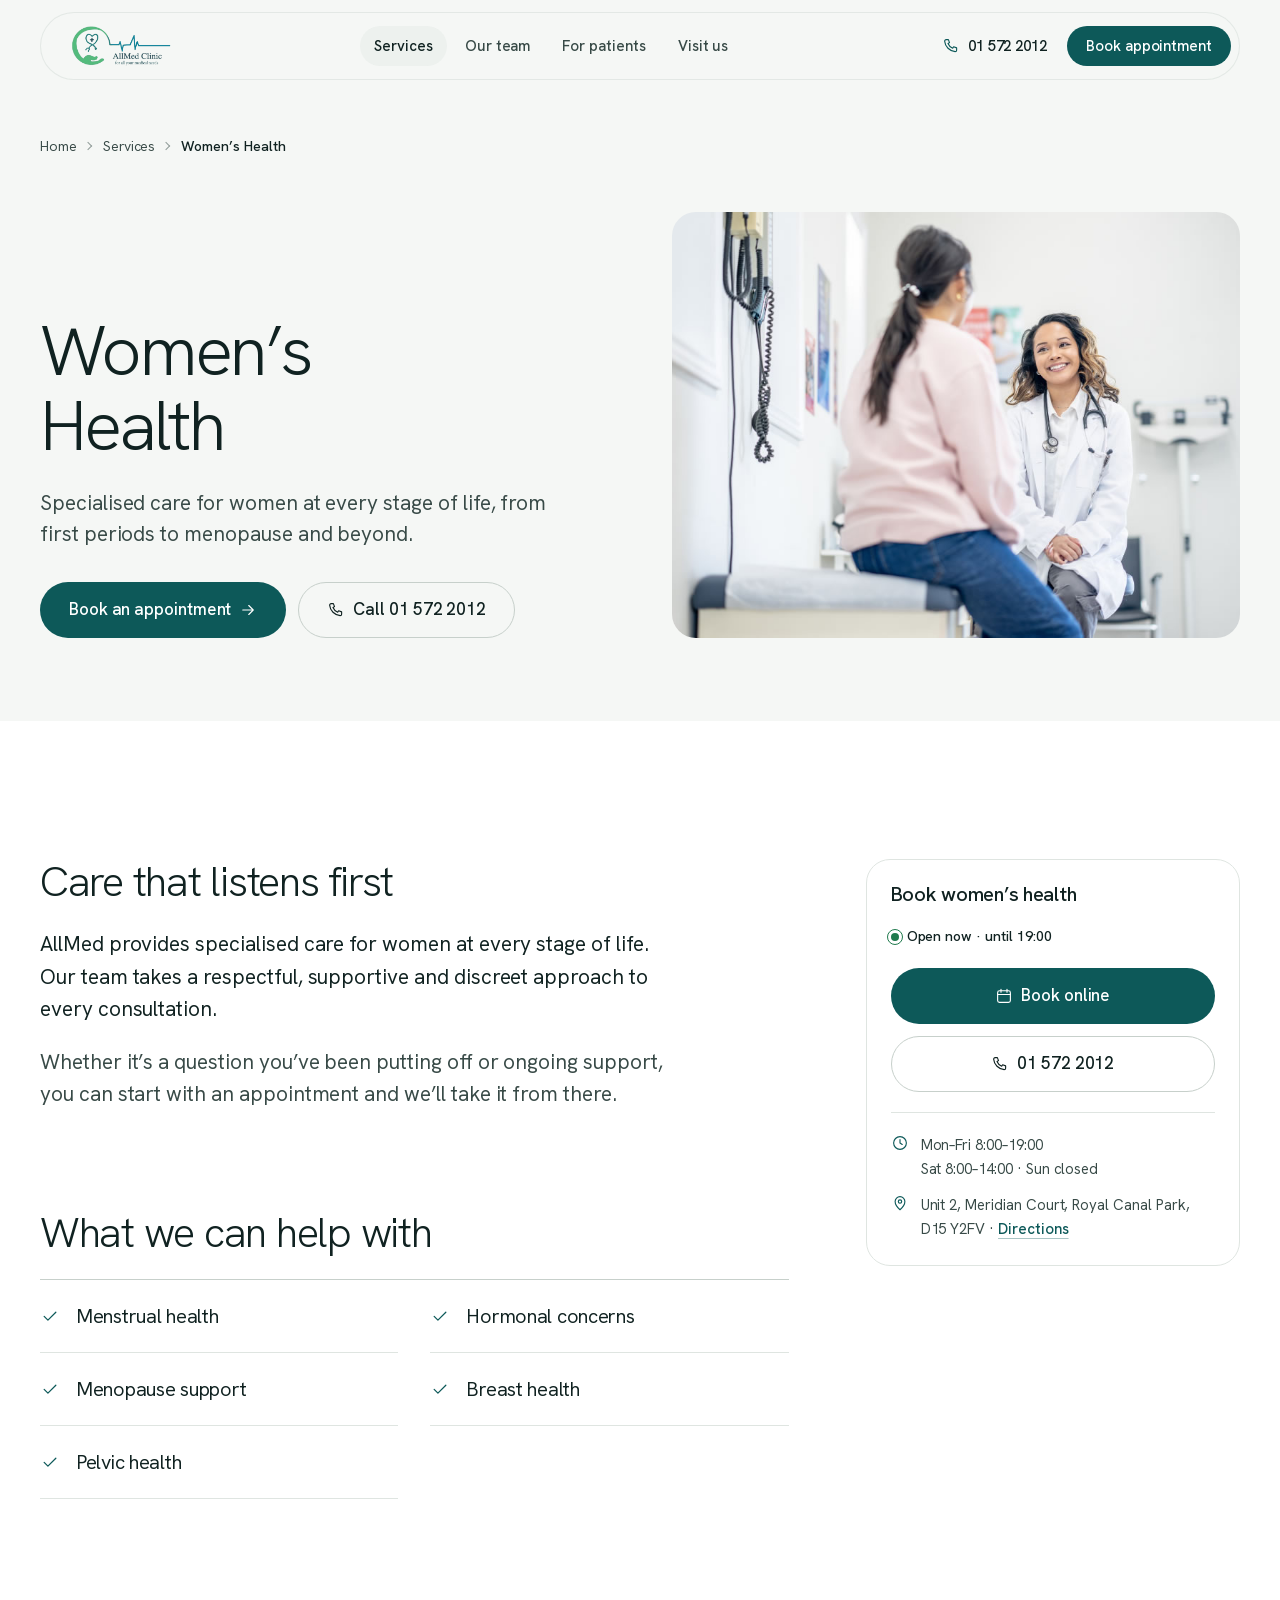
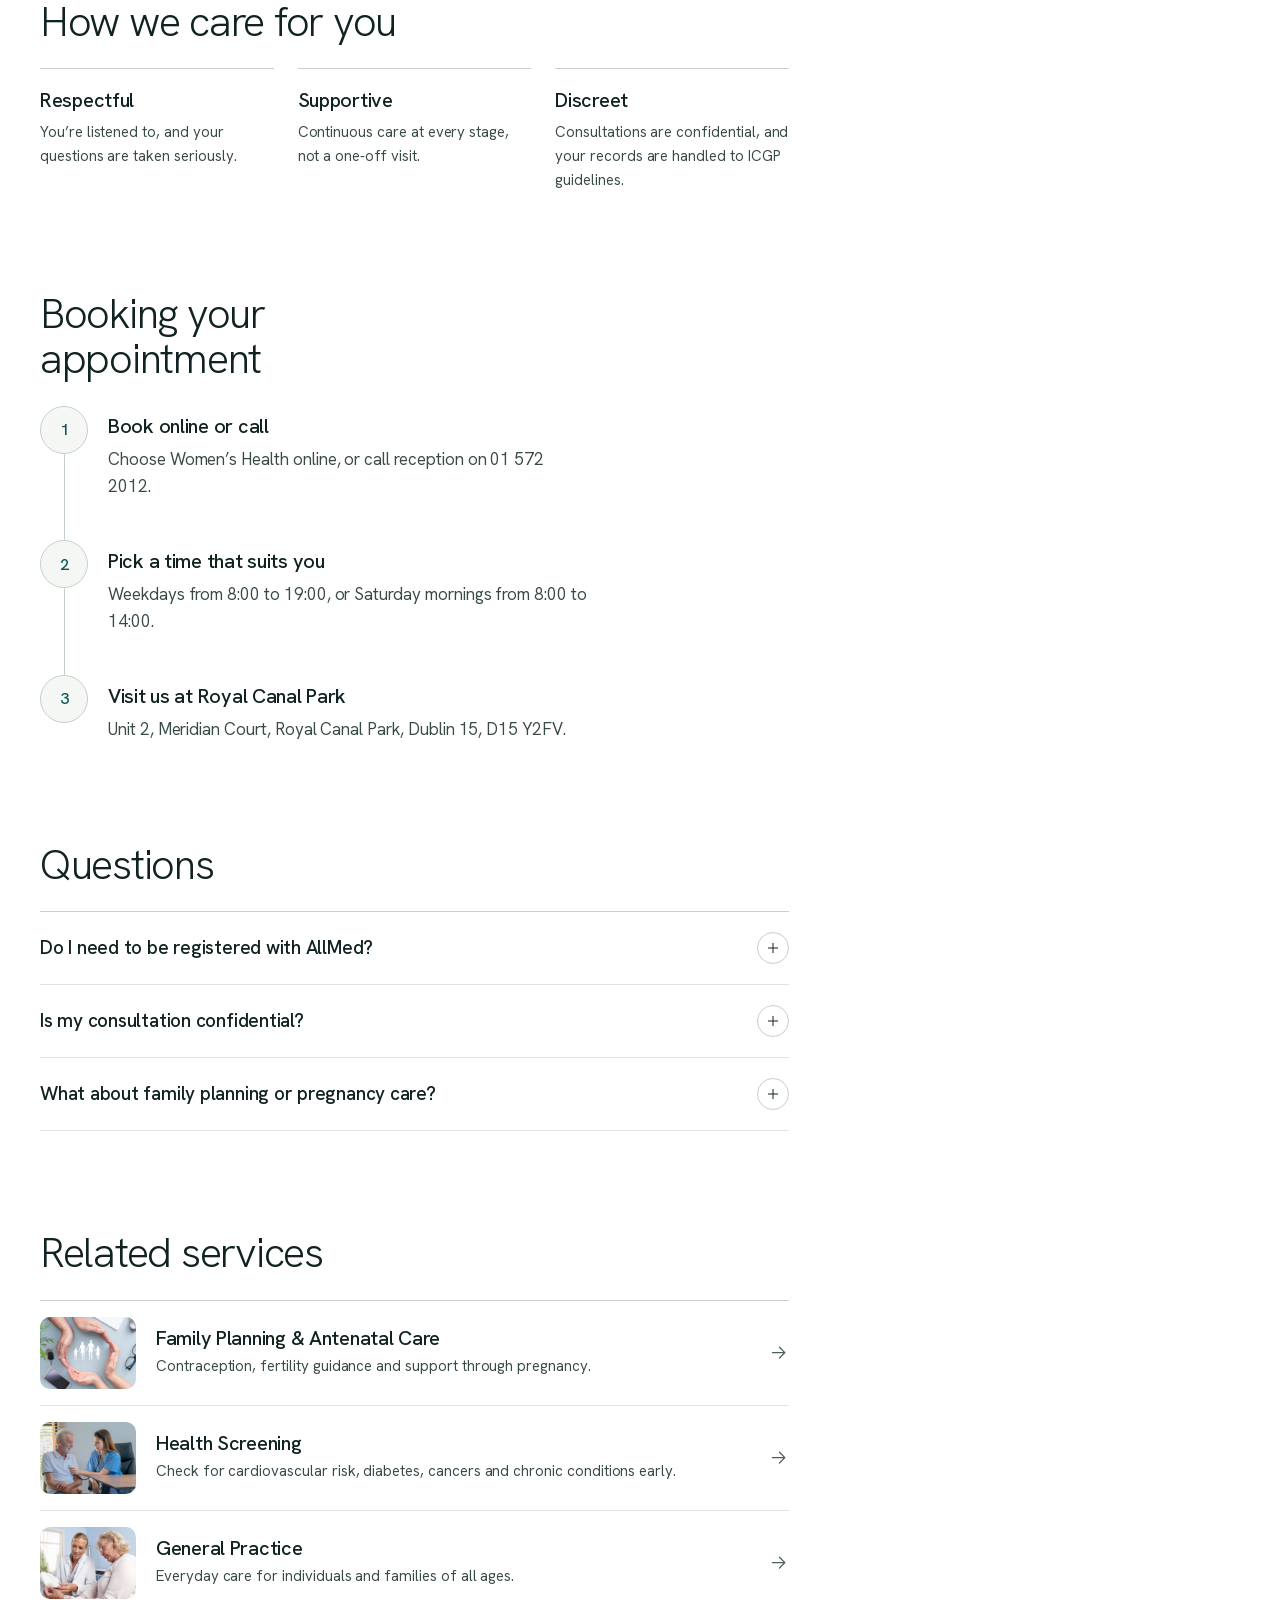
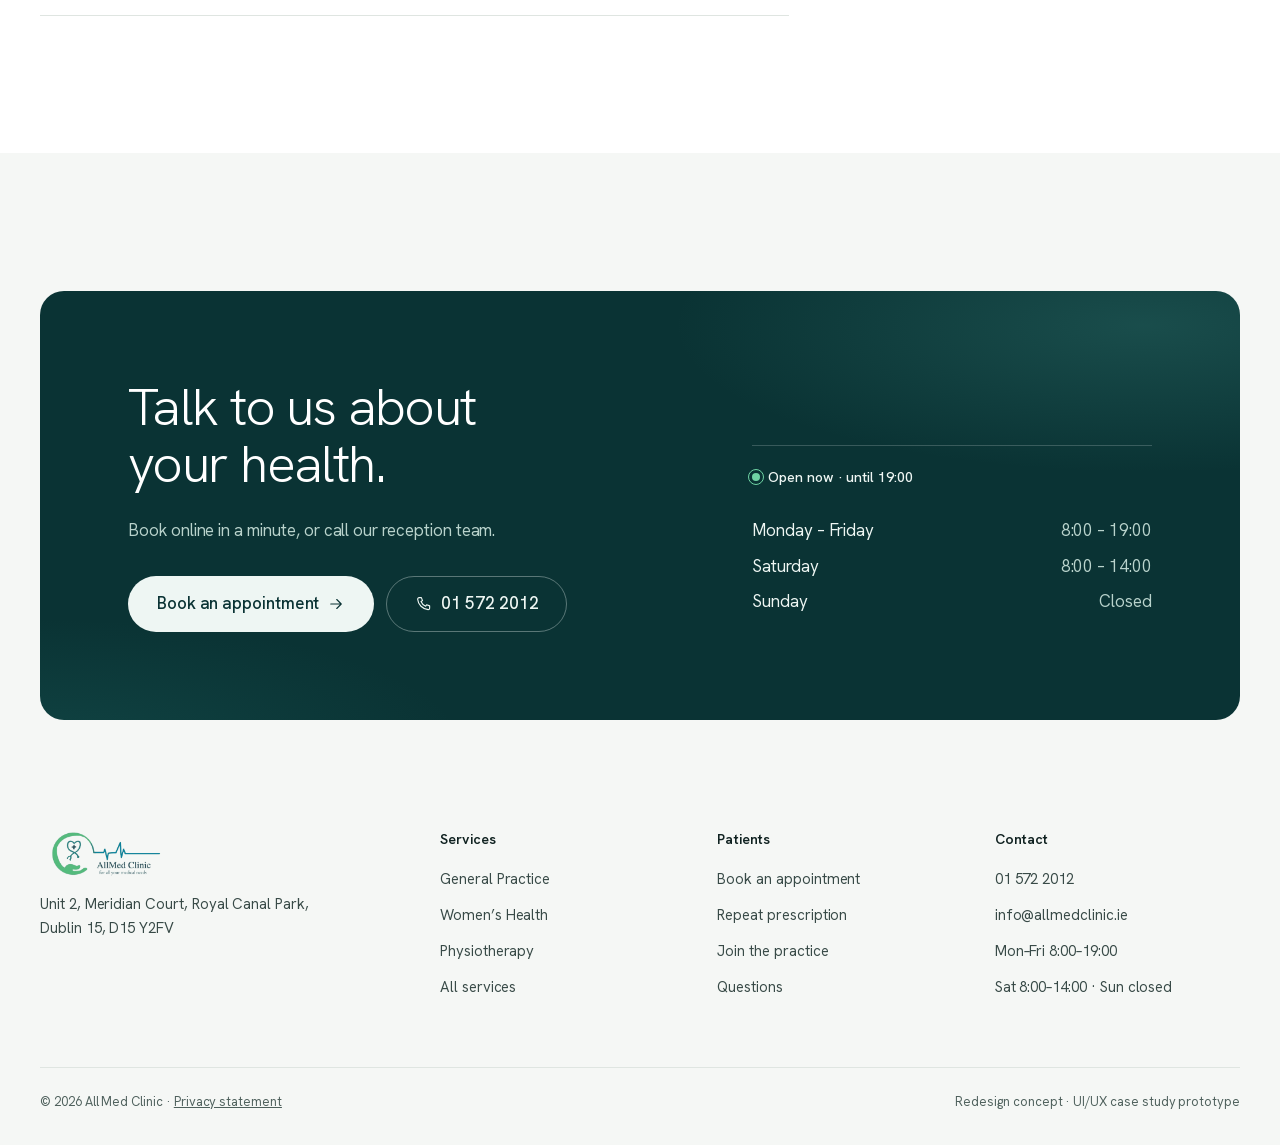
<file: services/womens-health.html>
<!doctype html>
<html lang="en-IE" data-icons="../assets/icons.svg">
<head>
  <meta charset="utf-8">
  <meta name="viewport" content="width=device-width, initial-scale=1, viewport-fit=cover">
  <title>Women’s Health · AllMed Clinic, Dublin 15</title>
  <meta name="description" content="Women’s health at AllMed Clinic, Royal Canal Park, Dublin 15: menstrual health, hormonal concerns, menopause support, breast health and pelvic health.">
  <meta name="theme-color" content="#f5f7f5">
  <script>document.documentElement.classList.add('js')</script>
  <link rel="preload" href="../assets/fonts/hanken-grotesk-latin.woff2" as="font" type="font/woff2" crossorigin>
  <link rel="stylesheet" href="../assets/css/main.css">
  <script type="module" src="../assets/js/main.js"></script>
</head>
<body class="page-service">
  <a class="skip-link" href="#main">Skip to content</a>

  <header class="site-header">
    <div class="container">
      <div class="site-header__bar">
        <a class="brand" href="../index.html" aria-label="AllMed Clinic, home">
          <img src="../assets/img/allmed-logo.png" alt="AllMed Clinic" width="300" height="107">
        </a>
        <nav class="nav" aria-label="Main">
          <ul class="nav__list" role="list">
            <li><a class="nav__link is-active" href="../index.html#services">Services</a></li>
            <li><a class="nav__link" href="../index.html#team">Our team</a></li>
            <li><a class="nav__link" href="../index.html#book">For patients</a></li>
            <li><a class="nav__link" href="../index.html#visit">Visit us</a></li>
          </ul>
        </nav>
        <div class="site-header__actions">
          <a class="header-phone" href="tel:+35315722012" aria-label="Call 01 572 2012">
            <svg class="icon" aria-hidden="true"><use href="../assets/icons.svg#phone"/></svg><span>01 572 2012</span>
          </a>
          <a class="btn btn--primary btn--sm" href="#book-card" data-book>Book appointment</a>
          <button class="menu-toggle" type="button" aria-expanded="false" aria-controls="mobile-menu" aria-label="Open menu" data-menu-toggle>
            <svg class="icon icon-open" aria-hidden="true"><use href="../assets/icons.svg#menu"/></svg>
            <svg class="icon icon-close" aria-hidden="true"><use href="../assets/icons.svg#close"/></svg>
          </button>
        </div>
      </div>
    </div>
  </header>

  <div class="mobile-menu" id="mobile-menu">
    <nav aria-label="Mobile">
      <ul class="mobile-menu__list" role="list">
        <li><a href="../index.html#services">Services <svg class="icon" aria-hidden="true"><use href="../assets/icons.svg#arrow-right"/></svg></a></li>
        <li><a href="../index.html#team">Our team <svg class="icon" aria-hidden="true"><use href="../assets/icons.svg#arrow-right"/></svg></a></li>
        <li><a href="../index.html#book">For patients <svg class="icon" aria-hidden="true"><use href="../assets/icons.svg#arrow-right"/></svg></a></li>
        <li><a href="../index.html#visit">Visit us <svg class="icon" aria-hidden="true"><use href="../assets/icons.svg#arrow-right"/></svg></a></li>
      </ul>
    </nav>
    <div class="mobile-menu__foot">
      <p class="status" data-status><span class="status__dot" aria-hidden="true"></span><span data-status-text>Mon–Fri 8:00–19:00 · Sat 8:00–14:00</span></p>
      <a class="btn btn--primary btn--lg btn--block" href="#book-card" data-book>Book an appointment</a>
      <a class="btn btn--secondary btn--lg btn--block" href="tel:+35315722012">
        <svg class="icon" aria-hidden="true"><use href="../assets/icons.svg#phone"/></svg>Call 01 572 2012
      </a>
    </div>
  </div>

  <main id="main">
    <section class="svc-hero" aria-labelledby="page-title">
      <div class="container">
        <nav class="breadcrumb" aria-label="Breadcrumb">
          <ol>
            <li><a href="../index.html">Home</a></li>
            <li><a href="../index.html#services">Services</a></li>
            <li><span aria-current="page">Women’s Health</span></li>
          </ol>
        </nav>
        <div class="svc-hero__grid">
          <div class="svc-hero__copy">
            <h1 id="page-title">Women’s Health</h1>
            <p class="t-lead">Specialised care for women at every stage of life, from first periods to menopause and beyond.</p>
            <div class="svc-hero__actions">
              <a class="btn btn--primary btn--lg" href="#book-card" data-book>Book an appointment <svg class="icon icon--nudge" aria-hidden="true"><use href="../assets/icons.svg#arrow-right"/></svg></a>
              <a class="btn btn--secondary btn--lg" href="tel:+35315722012"><svg class="icon" aria-hidden="true"><use href="../assets/icons.svg#phone"/></svg>Call 01 572 2012</a>
            </div>
          </div>
          <div class="svc-hero__photo">
            <img src="../assets/img/womens_health.jpg" alt="A doctor in conversation with a female patient in a bright consulting room" width="896" height="596" fetchpriority="high">
          </div>
        </div>
      </div>
    </section>

    <div class="section section--surface">
      <div class="container svc-layout">
        <div class="svc-layout__main">
          <section aria-labelledby="overview-title">
            <h2 id="overview-title">Care that listens first</h2>
            <p class="intro-text">AllMed provides specialised care for women at every stage of life. Our team takes a respectful, supportive and discreet approach to every consultation.</p>
            <p class="intro-text">Whether it’s a question you’ve been putting off or ongoing support, you can start with an appointment and we’ll take it from there.</p>
          </section>

          <section aria-labelledby="areas-title" data-reveal>
            <h2 id="areas-title">What we can help with</h2>
            <ul class="focus-list" role="list">
              <li><svg class="icon" aria-hidden="true"><use href="../assets/icons.svg#check"/></svg>Menstrual health</li>
              <li><svg class="icon" aria-hidden="true"><use href="../assets/icons.svg#check"/></svg>Hormonal concerns</li>
              <li><svg class="icon" aria-hidden="true"><use href="../assets/icons.svg#check"/></svg>Menopause support</li>
              <li><svg class="icon" aria-hidden="true"><use href="../assets/icons.svg#check"/></svg>Breast health</li>
              <li><svg class="icon" aria-hidden="true"><use href="../assets/icons.svg#check"/></svg>Pelvic health</li>
            </ul>
          </section>

          <section aria-labelledby="approach-title" data-reveal>
            <h2 id="approach-title">How we care for you</h2>
            <div class="approach">
              <div>
                <h3>Respectful</h3>
                <p>You’re listened to, and your questions are taken seriously.</p>
              </div>
              <div>
                <h3>Supportive</h3>
                <p>Continuous care at every stage, not a one-off visit.</p>
              </div>
              <div>
                <h3>Discreet</h3>
                <p>Consultations are confidential, and your records are handled to ICGP guidelines.</p>
              </div>
            </div>
          </section>

          <section aria-labelledby="steps-title" data-reveal>
            <h2 id="steps-title">Booking your appointment</h2>
            <ol class="steps" role="list">
              <li class="step"><div class="step__body"><h3>Book online or call</h3><p>Choose Women’s Health online, or call reception on 01 572 2012.</p></div></li>
              <li class="step"><div class="step__body"><h3>Pick a time that suits you</h3><p>Weekdays from 8:00 to 19:00, or Saturday mornings from 8:00 to 14:00.</p></div></li>
              <li class="step"><div class="step__body"><h3>Visit us at Royal Canal Park</h3><p>Unit 2, Meridian Court, Royal Canal Park, Dublin 15, D15 Y2FV.</p></div></li>
            </ol>
          </section>

          <section aria-labelledby="faq-title" data-reveal>
            <h2 id="faq-title">Questions</h2>
            <div class="faq">
              <details class="faq__item" name="faq">
                <summary>Do I need to be registered with AllMed?<span class="faq__icon" aria-hidden="true"><svg class="icon"><use href="../assets/icons.svg#plus"/></svg></span></summary>
                <div class="faq__answer"><p>We’re currently accepting applications from new patients. Complete the registration form and our team will contact you to let you know if we have space. <a class="link" href="https://allmedclinic.ie/join-the-practice/">Join the practice</a></p></div>
              </details>
              <details class="faq__item" name="faq">
                <summary>Is my consultation confidential?<span class="faq__icon" aria-hidden="true"><svg class="icon"><use href="../assets/icons.svg#plus"/></svg></span></summary>
                <div class="faq__answer"><p>Yes. We follow Medical Council guidelines and the ICGP Data Protection Guideline for GPs. <a class="link" href="https://allmedclinic.ie/privacy-policy/">Read our privacy statement</a></p></div>
              </details>
              <details class="faq__item" name="faq">
                <summary>What about family planning or pregnancy care?<span class="faq__icon" aria-hidden="true"><svg class="icon"><use href="../assets/icons.svg#plus"/></svg></span></summary>
                <div class="faq__answer"><p>Contraceptive advice, fertility guidance, pregnancy planning and antenatal care are part of our Family Planning &amp; Antenatal Care service. <a class="link" href="../index.html#service-family-planning">See the service</a></p></div>
              </details>
            </div>
          </section>

          <section aria-labelledby="related-title" data-reveal>
            <h2 id="related-title">Related services</h2>
            <ul class="related" role="list">
              <li><a href="../index.html#service-family-planning">
                <img src="../assets/img/family_planning-300x200.jpg" alt="" width="300" height="200" loading="lazy">
                <div><h3>Family Planning &amp; Antenatal Care</h3><p>Contraception, fertility guidance and support through pregnancy.</p></div>
                <svg class="icon" aria-hidden="true"><use href="../assets/icons.svg#arrow-right"/></svg>
              </a></li>
              <li><a href="../index.html#service-health-screening">
                <img src="../assets/img/health_screening-300x200.jpg" alt="" width="300" height="200" loading="lazy">
                <div><h3>Health Screening</h3><p>Check for cardiovascular risk, diabetes, cancers and chronic conditions early.</p></div>
                <svg class="icon" aria-hidden="true"><use href="../assets/icons.svg#arrow-right"/></svg>
              </a></li>
              <li><a href="../index.html#service-general-practice">
                <img src="../assets/img/general_practice-300x200.jpg" alt="" width="300" height="200" loading="lazy">
                <div><h3>General Practice</h3><p>Everyday care for individuals and families of all ages.</p></div>
                <svg class="icon" aria-hidden="true"><use href="../assets/icons.svg#arrow-right"/></svg>
              </a></li>
            </ul>
          </section>
        </div>

        <aside class="svc-layout__aside">
          <div class="booking-card" id="book-card" aria-labelledby="book-card-title">
            <h2 id="book-card-title">Book women’s health</h2>
            <p class="status" data-status><span class="status__dot" aria-hidden="true"></span><span data-status-text>Mon–Fri 8:00–19:00 · Sat 8:00–14:00</span></p>
            <div class="booking-card__actions">
              <a class="btn btn--primary btn--lg btn--block" href="#book-card" data-book data-book-online><svg class="icon" aria-hidden="true"><use href="../assets/icons.svg#calendar"/></svg>Book online</a>
              <a class="btn btn--secondary btn--lg btn--block" href="tel:+35315722012"><svg class="icon" aria-hidden="true"><use href="../assets/icons.svg#phone"/></svg>01 572 2012</a>
            </div>
            <div class="booking-card__meta">
              <div><svg class="icon" aria-hidden="true"><use href="../assets/icons.svg#clock"/></svg><span>Mon–Fri 8:00–19:00<br>Sat 8:00–14:00 · Sun closed</span></div>
              <div><svg class="icon" aria-hidden="true"><use href="../assets/icons.svg#pin"/></svg><p>Unit 2, Meridian Court, Royal Canal Park, D15 Y2FV · <a class="link" href="https://maps.app.goo.gl/BFiNdk5SZ1y6D3Wo9" target="_blank" rel="noopener">Directions</a></p></div>
            </div>
          </div>
        </aside>
      </div>
    </div>

    <section class="section closing" aria-labelledby="cta-title">
      <div class="container">
        <div class="cta-band on-field" data-reveal>
          <div class="cta-band__main">
            <h2 id="cta-title">Talk to us about your health.</h2>
            <p>Book online in a minute, or call our reception team.</p>
            <div class="cta-band__actions">
              <a class="btn btn--light btn--lg" href="#book-card" data-book>Book an appointment <svg class="icon icon--nudge" aria-hidden="true"><use href="../assets/icons.svg#arrow-right"/></svg></a>
              <a class="btn btn--on-field btn--lg" href="tel:+35315722012"><svg class="icon" aria-hidden="true"><use href="../assets/icons.svg#phone"/></svg>01 572 2012</a>
            </div>
          </div>
          <div class="cta-band__hours">
            <p class="status" data-status><span class="status__dot" aria-hidden="true"></span><span data-status-text>Opening hours</span></p>
            <dl class="stack" style="--stack: var(--space-2)">
              <div><dt>Monday – Friday</dt><dd>8:00 – 19:00</dd></div>
              <div><dt>Saturday</dt><dd>8:00 – 14:00</dd></div>
              <div><dt>Sunday</dt><dd>Closed</dd></div>
            </dl>
          </div>
        </div>
      </div>
    </section>
  </main>

  <footer class="site-footer">
    <div class="container">
      <div class="site-footer__grid">
        <div class="site-footer__brand">
          <img src="../assets/img/allmed-logo.png" alt="AllMed Clinic" width="300" height="107" loading="lazy">
          <address>Unit 2, Meridian Court, Royal Canal Park,<br>Dublin 15, D15 Y2FV</address>
        </div>
        <nav aria-labelledby="f-services">
          <h2 id="f-services">Services</h2>
          <ul role="list">
            <li><a href="../index.html#service-general-practice">General Practice</a></li>
            <li><a href="womens-health.html" aria-current="page">Women’s Health</a></li>
            <li><a href="../index.html#service-physiotherapy">Physiotherapy</a></li>
            <li><a href="../index.html#services">All services</a></li>
          </ul>
        </nav>
        <nav aria-labelledby="f-patients">
          <h2 id="f-patients">Patients</h2>
          <ul role="list">
            <li><a href="../index.html#book">Book an appointment</a></li>
            <li><a href="https://allmedclinic.ie/prescription-request/">Repeat prescription</a></li>
            <li><a href="../index.html#new-patients">Join the practice</a></li>
            <li><a href="../index.html#faq">Questions</a></li>
          </ul>
        </nav>
        <div>
          <h2>Contact</h2>
          <ul role="list">
            <li><a href="tel:+35315722012">01 572 2012</a></li>
            <li><a href="mailto:info@allmedclinic.ie">info@allmedclinic.ie</a></li>
            <li><span>Mon–Fri 8:00–19:00</span></li>
            <li><span>Sat 8:00–14:00 · Sun closed</span></li>
          </ul>
        </div>
      </div>
      <div class="site-footer__legal">
        <p>© 2026 All Med Clinic · <a href="https://allmedclinic.ie/privacy-policy/">Privacy statement</a></p>
        <p>Redesign concept · UI/UX case study prototype</p>
      </div>
    </div>
  </footer>

  <nav class="action-bar" aria-label="Quick actions">
    <a href="tel:+35315722012"><svg class="icon" aria-hidden="true"><use href="../assets/icons.svg#phone"/></svg>Call</a>
    <a href="https://maps.app.goo.gl/BFiNdk5SZ1y6D3Wo9" target="_blank" rel="noopener"><svg class="icon" aria-hidden="true"><use href="../assets/icons.svg#pin"/></svg>Directions</a>
    <a class="is-primary" href="#book-card" data-book><svg class="icon" aria-hidden="true"><use href="../assets/icons.svg#calendar"/></svg>Book</a>
  </nav>
</body>
</html>
</file>
<file: assets/css/main.css>
/* ==========================================================================
   AllMed Clinic — stylesheet entry
   Cascade layers keep precedence explicit: tokens < base < components < pages.
   (No build step for the prototype; bundle these imports for production.)
   ========================================================================== */
@layer tokens, base, components, pages;

@import url("fonts.css");

@import url("tokens.css") layer(tokens);
@import url("base.css") layer(base);

@import url("components/button.css") layer(components);
@import url("components/header.css") layer(components);
@import url("components/section-head.css") layer(components);
@import url("components/status.css") layer(components);
@import url("components/tasks.css") layer(components);
@import url("components/service-index.css") layer(components);
@import url("components/points.css") layer(components);
@import url("components/team-card.css") layer(components);
@import url("components/steps.css") layer(components);
@import url("components/testimonial.css") layer(components);
@import url("components/faq.css") layer(components);
@import url("components/visit.css") layer(components);
@import url("components/form.css") layer(components);
@import url("components/cta-band.css") layer(components);
@import url("components/footer.css") layer(components);
@import url("components/breadcrumb.css") layer(components);
@import url("components/booking-card.css") layer(components);
@import url("components/placeholder.css") layer(components);
@import url("components/toast.css") layer(components);
@import url("components/liquid-glass.css") layer(components);

@import url("pages/home.css") layer(pages);
@import url("pages/service.css") layer(pages);
</file>
